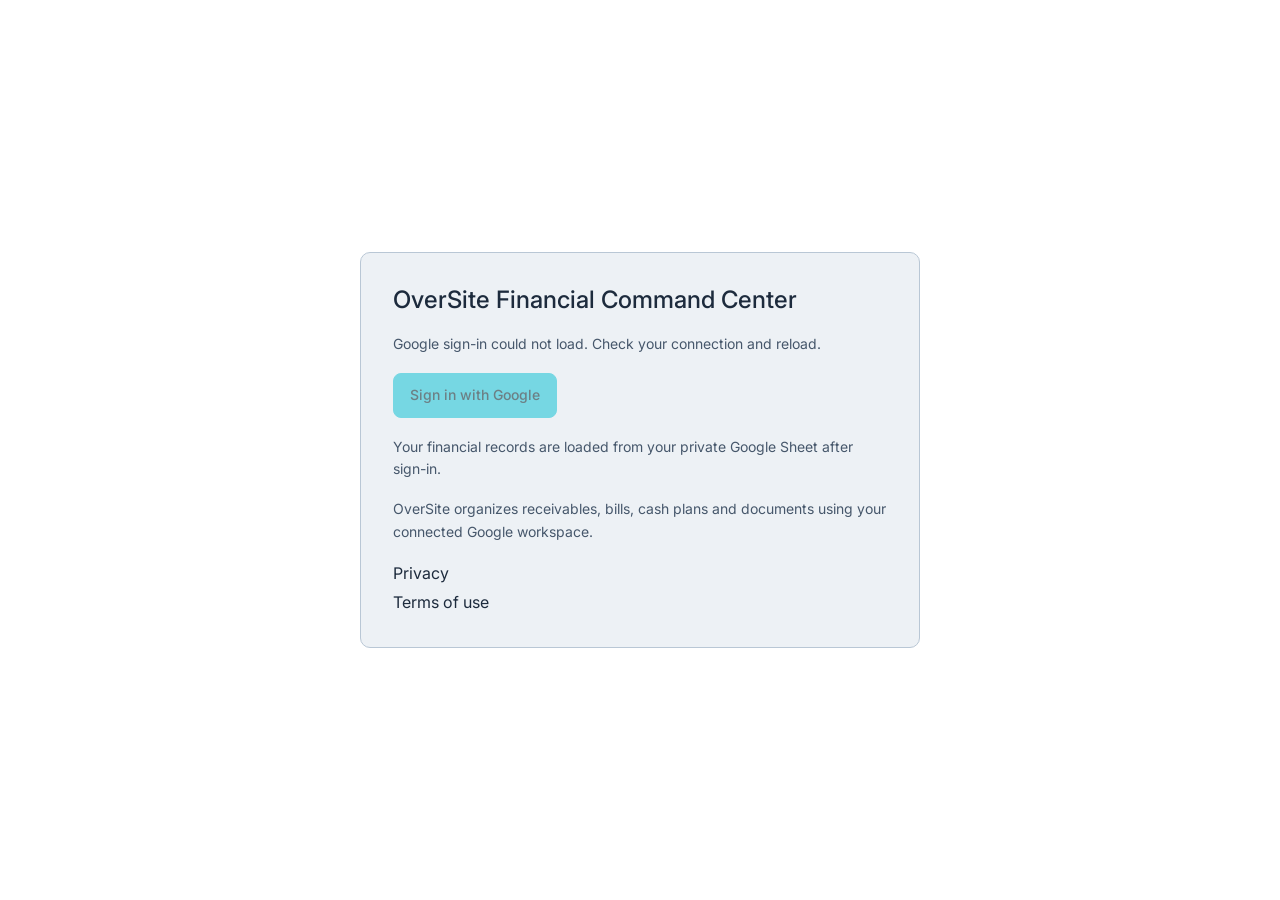
<file: index.html>
<!doctype html>
<html lang="en"><head><meta http-equiv="Content-Security-Policy" content="default-src 'self'; script-src 'self' https://accounts.google.com/gsi/client; style-src 'self' 'unsafe-inline' https://fonts.googleapis.com https://accounts.google.com; font-src 'self' https://fonts.gstatic.com; img-src 'self' data:; connect-src 'self' https://script.googleapis.com https://accounts.google.com https://oauth2.googleapis.com; frame-src https://accounts.google.com; base-uri 'none'; object-src 'none'; form-action 'none'"><meta name="referrer" content="strict-origin-when-cross-origin"><script src="./assets/memory.js?v=53ffc0106b332cb6"></script><link rel="stylesheet" href="./assets/cloud.css?v=53ffc0106b332cb6">
<script src="./assets/startup.js?v=53ffc0106b332cb6"></script>
<meta charset="utf-8"><meta name="viewport" content="width=device-width, initial-scale=1"><meta name="color-scheme" content="light"><title>OverSite — Daily Burn Sheet & Runway</title>
<style>:root{--nav:#101e28;--ink:#172d39;--muted:#73828d;--line:#e4e9ed;--bg:#f5f7f9;--teal:#087d73;--teal-light:#e6f4f0;--orange:#aa660d;--red:#b84649;--shadow:0 3px 10px #162f3c04}*{box-sizing:border-box}body{margin:0;background:var(--bg);color:var(--ink);font:14px/1.5 -apple-system,BlinkMacSystemFont,'Segoe UI',Arial,sans-serif}button,input,select,textarea{font:inherit}button,a,input,select{touch-action:manipulation}button{cursor:pointer}a{color:inherit;text-decoration:none}button:focus-visible,a:focus-visible,input:focus-visible,select:focus-visible{outline:3px solid #44b8ac;outline-offset:3px}.sidebar{width:242px;background:var(--nav);position:fixed;inset:0 auto 0 0;padding:30px 19px 20px;display:flex;flex-direction:column;color:#b6c3cd;z-index:20}.brand{display:flex;align-items:center;gap:12px;color:white;font-size:24px;font-weight:500;letter-spacing:0}.brand small{display:block;font-size:12px;letter-spacing:0;font-weight:500;margin-top:1px;color:#8b9eac}.brand-symbol{width:36px;height:37px;border:2px solid #4db6a2;border-radius:12px;font-size:0;position:relative;display:block;transform:rotate(-8deg)}.brand-symbol:before{content:'';position:absolute;border:2px solid #4db6a2;border-radius:7px;inset:6px}.brand-symbol span{position:absolute;right:-5px;top:9px;width:10px;height:14px;background:var(--nav);border-left:3px solid #6ae0c9}.workspace{margin-top:31px;background:#1a2b36;border:1px solid #293b46;border-radius:9px;display:flex;align-items:center;gap:9px;padding:12px 10px;color:#e9eff4;font-size:12px}.workspace small{display:block;color:#8295a3;font-size:12px}.workspace-icon{background:#2b494d;padding:7px;border-radius:7px;font-size:12px;font-weight:500;color:#ace3d6}.chevron{margin-left:auto;color:#738993}.nav-label{font-size:12px;letter-spacing:0;color:#6e8798;margin:31px 12px 10px;font-weight:500}nav{display:grid;gap:5px}.nav-item{border:0;background:transparent;color:#a6b8c5;text-align:left;border-radius:7px;padding:11px 12px;font-size:13px;display:flex;align-items:center;gap:11px;line-height:1.5}.nav-item svg{width:18px;height:18px;opacity:.8}.nav-item.active{color:#cff9ee;background:#24403e}.nav-item.active svg{color:#80d9c3}.nav-item:hover{background:#1c303c;color:white}.nav-item .tag{margin-left:auto;font-size:12px;background:#ffffff0e;padding:0 5px;border-radius:3px}.sidebar-foot{margin-top:auto;padding:26px 9px 0}.local-indicator{font-size:12px;color:#c2d7cd;display:flex;gap:7px;align-items:center}.local-indicator i{height:6px;width:6px;border-radius:50%;background:#e2b565}.sidebar-foot p{font-size:12px;color:#8298a7;line-height:1.8}.side-button{width:100%;margin-top:12px;color:#bbd0dc;background:transparent;border:1px solid #30434e;border-radius:6px;padding:8px 9px;font-size:12px;text-align:left}.side-button span{float:right}.app-shell{margin-left:242px}header{height:69px;background:white;border-bottom:1px solid var(--line);padding:0 34px;display:flex;align-items:center;justify-content:space-between;gap:12px}.breadcrumb{display:flex;gap:14px;font-size:12px;align-items:center;color:#7d8b95}.breadcrumb b{font-weight:400;color:#c6cfd5}.breadcrumb strong{font-weight:500;color:#334957}.top-actions{display:flex;gap:16px;align-items:center}.avatar{border:0;width:32px;height:32px;background:#ebf1ef;color:var(--teal);border-radius:50%;font-size:12px;font-weight:500}.pill{border-radius:5px;padding:4px 8px;display:inline-flex;align-items:center;white-space:nowrap;font-size:12px;line-height:1.5}.pill.neutral{background:#f0f3f6;color:#677887}.pill.green{background:#e8f5ef;color:#137958}.pill.amber{background:#fcf3e2;color:#99610f}.pill.red{background:#faeeee;color:var(--red)}.pill.blue{background:#eaf1fb;color:#4a6894}.preview-band{padding:9px 34px;background:#faf8ef;border-bottom:1px solid #efe9d5;font-size:12px;color:#8a7751;display:flex;align-items:center;justify-content:space-between;gap:10px}.preview-band b{font-weight:500}.preview-band button{background:none;border:0;color:#927842;font-size:12px;white-space:nowrap}main{max-width:1660px;margin:auto;padding:30px 34px 42px}.page-title{display:flex;align-items:flex-start;justify-content:space-between;margin-bottom:23px;gap:20px}.eyebrow{font-size:12px;color:var(--teal);letter-spacing:0;font-weight:500;margin-bottom:5px;text-transform:none}h1{font-size:27px;letter-spacing:0;font-weight:500;line-height:1.25;margin:0 0 9px}h2{font-size:15px;line-height:1.4;margin:0;font-weight:500;letter-spacing:0}h3{font-size:13px;font-weight:500;margin:0 0 6px}.sub{color:var(--muted);font-size:12px;margin:0}.btn{background:white;border:1px solid #dce4e8;color:#465b68;border-radius:6px;padding:9px 13px;font-size:12px;font-weight:500;display:inline-flex;align-items:center;justify-content:center;gap:7px;white-space:nowrap}.btn svg{height:14px;width:14px}.btn:hover{border-color:#94b1b3;background:#f6fbf9}.btn.primary{color:white;background:var(--teal);border-color:var(--teal)}.btn.primary:hover{background:#066f66}.btn.small{padding:7px 11px;font-size:12px}.btn.danger{color:var(--red);border-color:#ecd1d3}.actions{display:flex;gap:9px;flex-wrap:wrap}.icon-btn{border:0;background:#f3f6f8;border-radius:6px;padding:3px 10px;color:#66808c;font-size:22px}.stats{display:grid;grid-template-columns:repeat(4,minmax(0,1fr));gap:15px;margin-bottom:20px}.stat{background:white;border:1px solid var(--line);border-radius:10px;padding:17px 18px;box-shadow:none;min-width:0}.stat-top{display:flex;justify-content:space-between;font-size:12px;color:#637884;align-items:center;margin-bottom:9px}.stat-top svg{height:17px;width:17px;color:#9aabb4}.stat-value{font-size:29px;font-weight:500;letter-spacing:0;line-height:1.3;white-space:nowrap}.stat-foot{margin-top:9px;color:#8a97a0;font-size:12px}.stat-foot .dot{display:inline-block;width:5px;height:5px;background:#daab57;border-radius:50%;margin-right:6px}.stat-value.negative,.negative{color:var(--red)}.positive{color:var(--teal)}.alert{background:#fff8ed;border:1px solid #f0e1c7;padding:13px 16px;border-radius:8px;margin-bottom:21px;display:flex;gap:12px;align-items:flex-start;color:#82652d;font-size:12px}.alert svg{height:18px;width:18px;flex-shrink:0;margin-top:1px}.alert b{font-weight:500;color:#7a5620}.alert .tail{margin-left:auto;white-space:nowrap;font-size:12px;padding-top:1px}.grid-main{display:grid;grid-template-columns:minmax(0,1fr) 298px;gap:19px;align-items:start}.panel{background:#fff;border:1px solid var(--line);border-radius:10px;box-shadow:none;min-width:0}.panel-head{padding:19px 21px 13px;display:flex;align-items:flex-start;justify-content:space-between;gap:12px}.panel-head .sub{font-size:12px;margin-top:4px}.panel-body{padding:0 21px 20px}.segmented{display:flex;gap:2px;padding:3px;background:#f1f4f6;border-radius:6px}.segmented button{border:0;border-radius:4px;font-size:12px;padding:5px 10px;color:#8796a0;background:transparent}.segmented button.on{background:white;color:#2e5663;box-shadow:none}.chart-key{display:flex;gap:16px;align-items:center;color:#81909c;font-size:12px;padding:0 22px 1px;flex-wrap:wrap}.linekey{display:inline-block;width:15px;border-top:2px solid var(--teal);vertical-align:middle;margin-right:5px}.linekey.dashed{border-color:#8394a3;border-top-style:dashed}.linekey.floor{border-color:#dcaa61;border-top-style:dotted}.chart{padding:4px 12px 0;min-height:235px}.chart svg{width:100%;height:245px;overflow:visible;display:block}.chart-end{display:flex;justify-content:space-between;margin:2px 21px 16px;padding-top:11px;border-top:1px solid #f0f3f5;gap:10px;font-size:12px;color:#8b9aa3}.chart-end strong{font-size:12px;color:#465f6e}.sidepanel h2{font-size:13px}.switch-row{display:flex;align-items:center;justify-content:space-between;padding:12px 0;gap:10px;border-bottom:1px solid #f1f4f6}.switch-row label,.switch-row .switch-text{font-size:12px;color:#415e6b}.switch-row small{display:block;font-size:12px;color:#8d9da7;margin-top:2px}.toggle{position:relative;display:inline-flex;flex-shrink:0;align-items:center}.toggle input{position:absolute;opacity:0;width:100%;height:100%;cursor:pointer;margin:0}.toggle span{width:31px;height:18px;background:#dce5e9;border-radius:30px;pointer-events:none;transition:.2s}.toggle span:before{content:'';position:absolute;left:3px;top:3px;width:12px;height:12px;border-radius:50%;background:white;box-shadow:none;transition:.2s}.toggle input:checked+span{background:var(--teal)}.toggle input:checked+span:before{transform:translateX(13px)}.toggle input:focus-visible+span{outline:3px solid #58b5b0}.control{margin-top:15px}.control .control-label{display:flex;align-items:center;justify-content:space-between;font-size:12px;color:#7f909d}.control .control-label b{font-size:12px;color:#234e5c;font-weight:500}.control input[type=range]{width:100%;accent-color:var(--teal);margin:9px 0 0;height:5px}.form-inline{display:grid;grid-template-columns:1fr 1fr;gap:10px;margin-top:12px}.field label{display:block;font-size:12px;color:#7f909d;margin-bottom:5px}.field input,.field select,.field textarea{width:100%;padding:8px 9px;border:1px solid #dfe7eb;background:white;border-radius:5px;font-size:12px;color:#284755;min-width:0}.control-note{background:#f4f8f7;color:#709084;font-size:12px;padding:10px 11px;border-radius:6px;line-height:1.65;margin-top:16px}.control-note b{color:#476b5b}.lower-grid{display:grid;grid-template-columns:minmax(0,1.15fr) minmax(0,1fr);gap:19px;margin-top:19px}.table-wrap{overflow-x:auto}table{border-collapse:collapse;width:100%;font-size:12px}th{font-weight:500;color:#8b9aa5;font-size:12px;letter-spacing:0;text-transform:none;text-align:left;padding:10px 17px;border-bottom:1px solid #e9eef1;background:#fafcfd;white-space:nowrap}td{border-bottom:1px solid #eef2f4;padding:13px 17px;color:#496271;vertical-align:middle}tr:last-child td{border-bottom:0}td strong{font-weight:500;color:#2a4758}.money{text-align:right;white-space:nowrap;font-variant-numeric:tabular-nums}.datecell{white-space:nowrap}.mini{font-size:12px;color:#96a5ae;display:block;margin-top:2px}.panel-link{font-size:12px;color:var(--teal);font-weight:500;border:0;background:none;padding:0}.vendor-row{display:flex;align-items:center;gap:10px;font-size:12px;padding:11px 21px}.vendor-icon{width:28px;height:28px;background:#eef2f4;border-radius:7px;display:flex;justify-content:center;align-items:center;font-size:12px;color:#68818c;font-weight:500}.vendor-middle{flex:1;min-width:0}.vendor-middle span{font-size:12px;color:#9ba7b0}.vendor-bar{height:4px;background:#f0f3f5;border-radius:3px;margin-top:5px;overflow:hidden}.vendor-bar i{display:block;background:#6b9f9a;height:100%;border-radius:4px}.vendor-balance{font-size:12px;font-weight:500}.section-gap{margin-top:22px}.folders{display:grid;grid-template-columns:repeat(3,minmax(0,1fr));gap:13px}.folder-card{border:1px solid var(--line);border-radius:9px;background:white;padding:17px;display:flex;gap:13px;align-items:flex-start}.folder-card:hover{border-color:#9cbeb8;box-shadow:none}.folder-card svg{width:24px;height:24px;color:#67a99a;margin-top:3px}.folder-card b{font-size:12px;display:block}.folder-card small{display:block;font-size:12px;color:#8a9ba5;margin-top:4px}.folder-card .arrow{margin-left:auto;color:#9aabb5}.main-foot{padding:0 34px 20px;display:flex;justify-content:space-between;font-size:12px;color:#96a4ac}.toolbar{display:flex;gap:12px;padding:16px 20px;align-items:center;justify-content:space-between;flex-wrap:wrap}.search{border:1px solid #dfe7eb;border-radius:6px;padding:9px 12px;min-width:240px;font-size:12px;background:#fbfcfd}.table-full td{padding:11px 15px}.table-full .btn{padding:5px 8px;font-size:12px}.totalbar{display:flex;justify-content:space-between;background:#f7faf9;border-top:1px solid #e0e9e6;padding:14px 20px;font-size:12px;color:#658273}.totalbar b{font-size:15px;color:#28594f}.prose{font-size:12px;color:#708592;line-height:1.8}.prose p{margin:0 0 12px}.prose b{color:#334f5f}.notice{background:#f8fafb;border:1px solid var(--line);border-radius:7px;padding:15px 17px;font-size:12px;color:#718793;line-height:1.7;margin-top:18px}.metrics-row{display:grid;grid-template-columns:repeat(3,1fr);gap:17px;margin:18px 0}.metric{border:1px solid var(--line);padding:18px;border-radius:8px;background:white}.metric label{display:block;font-size:12px;color:#8196a3;margin-bottom:7px}.metric b{font-size:22px}.readiness{display:flex;gap:13px;background:#eef5f2;padding:17px 21px;border-radius:8px;color:#5f7e72;font-size:12px;margin-bottom:22px}.readiness svg{width:20px;height:20px;flex-shrink:0}.readiness strong{color:#325b4e}.review-item{display:flex;gap:15px;padding:17px 0;border-bottom:1px solid var(--line);font-size:12px;line-height:1.7;color:#6d8492}.review-number{border-radius:5px;background:#f9f1e2;color:#947130;min-width:24px;height:23px;text-align:center;font-size:12px;padding-top:3px}.timeline-entry{padding:15px 0;border-bottom:1px solid var(--line);display:flex;gap:16px}.timeline-entry time{color:#93a3ac;font-size:12px;width:135px;flex-shrink:0}.timeline-entry p{margin:0;font-size:12px;color:#456474}.two-col{display:grid;grid-template-columns:1fr 1fr;gap:19px}.text-btn{border:0;background:none;color:var(--teal);font-size:12px;font-weight:500;padding:3px}.empty{padding:38px;color:#849ba8;text-align:center;font-size:12px}dialog{border:1px solid #dfe8e9;border-radius:12px;padding:0;width:520px;max-width:calc(100vw - 30px);color:var(--ink);box-shadow:none}dialog::backdrop{background:#142b4055;backdrop-filter:none}.dialog-head{padding:20px 23px;border-bottom:1px solid var(--line);display:flex;align-items:center;justify-content:space-between}#dialog-body{padding:19px 23px}.dialog-foot{padding:15px 23px;background:#f7fafb;border-top:1px solid var(--line);display:flex;justify-content:flex-end;gap:10px}.form-grid{display:grid;grid-template-columns:1fr 1fr;gap:14px}.form-grid .full{grid-column:1/-1}.form-grid label{font-size:12px}.form-grid input,.form-grid select,.form-grid textarea{font-size:12px}.checklabel{display:flex;gap:9px;align-items:flex-start;font-size:12px;color:#678291}.checklabel input{accent-color:var(--teal);margin-top:3px}#toast{position:fixed;right:25px;bottom:25px;background:#173b38;color:#e6f9f1;border-radius:8px;padding:13px 20px;font-size:12px;box-shadow:none;z-index:100;transform:translateY(120px);opacity:0;transition:.25s;max-width:430px}#toast.show{transform:none;opacity:1}.mobile-menu{display:none;background:none;border:0;padding:0;color:var(--ink)}.chart-tooltip{background:white}.print-only{display:none}
@media(min-width:1500px){.grid-main{grid-template-columns:minmax(0,1fr) 335px}.chart svg{height:275px}.stat-value{font-size:33px}}@media(max-width:1150px){.sidebar{width:212px;padding-left:14px;padding-right:14px}.app-shell{margin-left:212px}main{padding:24px}.grid-main{grid-template-columns:minmax(0,1fr) 266px}.stat{padding:15px 13px}.stat-value{font-size:23px}header,.preview-band{padding-left:24px;padding-right:24px}.top-actions>.pill{display:none}.folders{grid-template-columns:repeat(2,1fr)}}@media(max-width:950px){.grid-main{grid-template-columns:1fr}.lower-grid{grid-template-columns:1fr}.sidepanel .panel-body{display:grid;grid-template-columns:1fr 1fr;column-gap:20px}.sidepanel .control-note{grid-column:1/-1}.sidebar{width:190px}.app-shell{margin-left:190px}.brand{font-size:22px}.brand small{font-size:12px}.workspace{padding:9px}.stats{grid-template-columns:repeat(2,1fr)}.stat-value{font-size:28px}.two-col{grid-template-columns:1fr}}@media(max-width:650px){.sidebar{transform:translateX(-100%);width:235px;transition:.2s}.sidebar.show{transform:none;box-shadow:none}.app-shell{margin:0}.mobile-menu{display:block;margin-right:5px}header{height:58px;padding:0 17px}.breadcrumb{font-size:12px;gap:7px}.top-actions{gap:8px}.top-actions .btn{font-size:12px;padding:7px}.preview-band{padding:8px 17px;font-size:12px}.preview-band button{display:none}main{padding:22px 16px}.page-title{gap:10px}.page-title h1{font-size:24px}.page-title .actions .btn{font-size:12px;padding:8px}.stats{gap:9px}.stat-value{font-size:26px}.stat-foot{font-size:12px}.stat-top{font-size:12px}.alert{font-size:12px}.alert .tail{display:none}.folders{grid-template-columns:1fr 1fr;gap:9px}.folder-card{padding:13px;gap:9px}.folder-card small{font-size:12px}.folder-card svg{width:20px}.folder-card .arrow{display:none}.main-foot{padding:0 16px 20px;display:block;font-size:12px}.main-foot span{display:block}.metrics-row{grid-template-columns:1fr}.sidepanel .panel-body{display:block}.form-grid{grid-template-columns:1fr}.form-grid .full{grid-column:auto}.chart-end{font-size:12px}.chart-end strong{font-size:12px}.search{min-width:160px}.datecell{font-size:12px}}
@media print{.sidebar,header,.preview-band,.btn,.actions,.sidepanel,.toolbar,.main-foot,.text-btn,.panel-link{display:none!important}.app-shell{margin:0}main{padding:0}.panel{break-inside:avoid;border:1px solid #ccc;box-shadow:none}.grid-main,.lower-grid{display:block}.stats{grid-template-columns:repeat(4,1fr)}.panel{margin-bottom:16px}.print-only{display:block}body{background:white}.chart svg{height:230px}.folder-card{break-inside:avoid}.page-title{margin-top:20px}}
.panel-head>svg{width:18px;height:18px;flex-shrink:0;color:#78988c;margin-top:2px}.sidepanel .panel-head{align-items:center}.stat-value{font-variant-numeric:tabular-nums}
/* Daily burn-sheet layer */
.brand-symbol{transform:none;font-size:28px;font-weight:500;line-height:37px;text-align:center;color:#92ead3;background:#183a38;border:0;border-radius:10px;letter-spacing:0}.brand-symbol:before,.brand-symbol span{display:none}.sidebar{width:220px}.app-shell{margin-left:220px}main{max-width:1920px;padding:24px 28px}.runway-top{display:grid;grid-template-columns:1fr 1.12fr repeat(3,1fr);gap:12px;margin-bottom:16px}.run-card{border:1px solid var(--line);border-radius:10px;background:white;padding:16px;text-align:left;min-width:0;color:var(--ink)}button.run-card:hover,button.run-card.selected{border-color:#62ac9f;background:#f1f9f6}.run-card label{display:block;color:#6b828e;font-size:12px;margin-bottom:8px}.run-card b{display:block;font-size:27px;font-weight:500;letter-spacing:0;font-variant-numeric:tabular-nums}.run-card small{display:block;color:#81949e;font-size:12px;margin-top:6px}.run-card.runway{background:#122e32;color:#e6fff6;border-color:#122e32}.run-card.runway label,.run-card.runway small{color:#9abdb9}.run-card.runway b{color:#f6d193}.scenario-strip{display:flex;gap:8px;flex-wrap:wrap;align-items:center;margin-bottom:16px}.scenario-chip{font-size:12px;display:flex;gap:8px;align-items:center;background:white;border:1px solid var(--line);border-radius:6px;padding:8px 11px;cursor:pointer}.scenario-chip input{accent-color:var(--teal)}.scenario-strip .spacer{flex:1}.burn-chart{padding:8px 12px 0}.burn-chart svg{width:100%;height:164px;display:block}.burn-grid{display:grid;grid-template-columns:minmax(0,1fr) 302px;gap:16px;margin-top:16px;align-items:start}.burn-main{min-width:0}.burn-table-scroll{max-height:570px;overflow:auto}.burn-table th{position:sticky;top:0;background:#f8fbfa;z-index:2;padding:12px 11px}.burn-table td{padding:11px;font-size:12px;white-space:nowrap}.burn-table tbody tr.day-row{cursor:pointer}.burn-table tbody tr.day-row:hover td{background:#f0f8f6}.burn-table tr.selected td{background:#eaf5f1}.burn-table tr.low td:first-child{border-left:3px solid #c28830}.burn-table tr.negative-day td:first-child{border-left:3px solid #b84649}.burn-table td strong{font-variant-numeric:tabular-nums}.burn-table td .quiet{color:#a0aeb6}.balance-negative{color:#b84649!important}.balance-ok{color:#087d73!important}.day-detail{position:sticky;top:12px}.day-totals{display:grid;grid-template-columns:1fr 1fr;gap:9px;margin-bottom:13px}.day-totals div{background:#f5f8f8;padding:9px;border-radius:6px}.day-totals label{font-size:12px;color:#7f919b;display:block}.day-totals b{display:block;font-size:14px;margin-top:3px}.event-row{padding:12px 0;border-bottom:1px solid #edf1f3;display:flex;align-items:flex-start;gap:8px}.event-row input[type=checkbox]{accent-color:var(--teal);margin-top:4px}.event-row .event-body{min-width:0;flex:1}.event-row b{font-size:12px;display:block}.event-row small{font-size:12px;color:#8b9da7;display:block;line-height:1.7}.event-row .event-amt{font-size:12px;font-weight:500;white-space:nowrap}.event-row.excluded{opacity:.53}.event-row.excluded b{text-decoration:line-through}.day-help{font-size:12px;line-height:1.7;color:#7b909c;margin-top:14px}.burn-foot{padding:12px 17px;border-top:1px solid var(--line);font-size:12px;color:#77908e;line-height:1.7}.month-nav{display:flex;align-items:center;gap:9px}.month-nav h2{min-width:128px;text-align:center}.month-totals{display:flex;gap:18px;font-size:12px;color:#8499a2;flex-wrap:wrap}.month-totals strong{display:block;font-size:13px;color:#355562;margin-top:3px}.schedule-type{color:#906b2d;background:#faf1df;padding:2px 6px;border-radius:4px;display:inline-block;font-size:12px;margin-top:3px}.range-tabs{display:flex;gap:5px;flex-wrap:wrap}.range-tabs button{border:1px solid var(--line);border-radius:5px;background:white;padding:6px 10px;font-size:12px;color:#607c8c}.range-tabs button.active{background:#e7f4ee;border-color:#90b7ab;color:#176755}.dropzone{margin-top:12px;border:1px dashed #9dbeb5;border-radius:8px;padding:16px 12px;text-align:center;color:#548075;font-size:12px;background:#f6fbf9;cursor:pointer}.dropzone.dragover{border:2px solid #087d73;background:#dff4e9}.intake-grid{display:grid;grid-template-columns:repeat(3,1fr);gap:15px}.intake-card{background:white;border:1px solid var(--line);border-radius:10px;padding:18px}.intake-card h3{font-size:14px}.intake-card p{font-size:12px;color:#8396a2;line-height:1.7;min-height:32px}.intake-card a{font-size:12px;color:var(--teal)}.intake-status{display:flex;align-items:center;gap:12px;background:#f6f9fa;border:1px solid var(--line);padding:14px 17px;border-radius:8px;margin-bottom:16px;font-size:12px;color:#718792}.intake-status b{color:#354f5d}.mini-label{font-size:12px;letter-spacing:0;text-transform:none;color:#94a7b0}.burn-alert{padding:10px 14px;font-size:12px;line-height:1.65}.month-chart-title{padding:15px 20px 0;display:flex;justify-content:space-between;gap:12px}.undo-bar{font-size:12px;color:#8aa09f;padding:0 0 14px}.event-details-actions{display:flex;gap:6px;flex-wrap:wrap;margin-top:10px}.edit-link{font-size:12px;padding:2px 0;border:0;background:none;color:var(--teal);cursor:pointer}.burn-table caption{caption-side:bottom;padding:10px;text-align:left;font-size:12px;color:#8da0ab}.runway-info{font-size:12px;line-height:1.7;color:#748d99}.no-sync{font-size:12px;color:#a17832}.event-disabled{opacity:.55}.delta-strip{font-size:12px;line-height:1.6;background:#edf7f1;padding:9px 14px;border-radius:6px;margin-bottom:14px;color:#486f61}.currency-input{text-align:right}.current-month-note{font-size:12px;color:#8399a4}.status-note{max-width:260px}.intake-table .btn{font-size:12px;padding:5px 9px}
@media(min-width:1500px){.burn-grid{grid-template-columns:minmax(0,1fr) 335px}.run-card b{font-size:31px}.burn-table td{font-size:12px}}
@media(max-width:1170px){.runway-top{grid-template-columns:repeat(3,1fr)}.run-card:first-child,.run-card.runway{grid-column:auto}.burn-grid{grid-template-columns:1fr}.day-detail{position:static}.intake-grid{grid-template-columns:repeat(2,1fr)}}
@media(max-width:950px){.sidebar{width:190px}.app-shell{margin-left:190px}.run-card b{font-size:23px}.month-totals{display:none}}
@media(max-width:650px){.app-shell{margin-left:0}.sidebar{width:235px}main{padding:20px 13px}.runway-top{display:flex;overflow:auto;padding-bottom:7px;scroll-snap-type:x mandatory}.run-card{min-width:164px;scroll-snap-align:start}.run-card b{font-size:24px}.burn-grid{grid-template-columns:1fr}.intake-grid{grid-template-columns:1fr}.scenario-strip .spacer{display:none}.page-title{flex-wrap:wrap}.burn-chart svg{height:150px}.burn-table td{padding:10px}.month-chart-title .sub{font-size:12px}.intake-status{align-items:flex-start;flex-direction:column}}
@media print{.burn-grid{display:block}.runway-top{display:grid;grid-template-columns:repeat(5,1fr)}.run-card{padding:9px}.run-card b{font-size:20px}.burn-table-scroll{max-height:none;overflow:visible}.day-detail,.scenario-strip,.range-tabs,.month-nav button{display:none}.burn-chart svg{height:130px}}
/* v3: explainable monthly cash with distinct daily and strategy views */
.sidebar{width:220px;padding:24px 15px;overflow-y:auto}.app-shell{margin-left:220px}.workspace{margin-top:22px}.nav-label{margin-top:24px}nav{gap:3px}.nav-item{font-size:12px;padding:9px 10px}.brand-symbol{display:flex;align-items:center;justify-content:center;font-size:27px;transform:none;color:#95ead4;background:#183d39;border:0;width:36px;height:38px}.brand-symbol:before,.brand-symbol span{display:none}.brand small{font-size:12px}.sidebar-foot{padding:24px 9px 0}.sidebar-foot p{line-height:1.65}main{max-width:1850px;padding:24px 27px 40px}.page-title{margin-bottom:20px}.page-title h1{font-size:28px}.run-card{padding:16px 14px;min-width:0}.run-card b{font-size:25px;white-space:nowrap;letter-spacing:0}.run-card label{font-size:12px;letter-spacing:0}.run-card small{line-height:1.65;font-size:12px}.runway-top{gap:11px;grid-template-columns:1fr 1fr 1.13fr 1.13fr 1.13fr}.model-context{display:flex;justify-content:space-between;gap:16px;font-size:12px;color:#738995;margin:-5px 0 19px}.scenario-strip{margin-bottom:12px}.scenario-chip{font-size:12px;padding:7px 9px}.delta-strip{display:flex;gap:14px;align-items:center;justify-content:space-between}.delta-strip span{font-variant-numeric:tabular-nums}.month-explanation{border-top:3px solid #559e90}.month-explanation .panel-head{align-items:center}.month-explanation select,.field select{border:1px solid #dfe6ea;border-radius:5px;background:white;padding:7px;color:#466674;font-size:12px}.month-equation{display:grid;grid-template-columns:1fr 22px 1fr 22px 1fr 22px 1fr;align-items:center;gap:12px;padding:8px 22px 20px}.month-equation label{font-size:12px;color:#8095a0;display:block}.month-equation b{font-size:23px;display:block;font-weight:500;letter-spacing:0;margin-top:5px;white-space:nowrap;font-variant-numeric:tabular-nums}.month-equation>span{color:#a0b1b9;font-size:23px}.recon-line{padding:10px 22px;background:#f6faf8;border-top:1px solid #e6efea;border-radius:0 0 9px 9px;display:flex;justify-content:space-between;font-size:12px;color:#60847c}.burn-chart{padding:2px 14px 6px}.burn-chart svg{height:170px}.burn-chart circle{cursor:pointer;transition:r .15s}.burn-chart circle:hover{r:6}.ledger-v3{margin-top:18px}.toolbar input[type=search]{padding:9px 12px;border:1px solid #dfe7eb;background:#fbfcfd;border-radius:5px;font-size:12px;min-width:245px}.bulk-bar{display:flex;align-items:center;gap:16px;padding:9px 20px;background:#f8fbfa;border-top:1px solid #eaf0ed;border-bottom:1px solid #eaf0ed;color:#648076;font-size:12px}.bulk-bar small{margin-left:auto;font-size:12px;color:#8b9f9a}.monthly-ledger{min-width:1000px}.monthly-ledger th{padding:10px 12px}.monthly-ledger td{padding:12px;font-size:12px}.monthly-ledger td:nth-child(3){min-width:170px}.monthly-ledger td:first-child{width:32px}.monthly-ledger .pill{font-size:12px;white-space:normal;max-width:155px;line-height:1.5}.monthly-ledger td.row-actions{min-width:116px}.row-actions .text-btn{display:block;margin-top:5px}.row-date{border:1px solid #e0e9ec;border-radius:5px;background:#fff;color:#355c68;padding:6px;min-width:118px;max-width:126px;font-size:12px}.row-date:hover{border-color:#58a699}.tiny{display:block;font-size:12px;color:#8599a4;margin-top:2px}.allowance-btn{background:#fbf7ee;color:#8d703e;border:1px solid #eee1c8;border-radius:6px;font-size:12px;text-align:left;padding:6px 9px}.allowance-btn small{display:block;font-size:12px;margin-top:2px}.expanded-days{background:#f5f9f7}.expanded-days .btn{margin:4px;display:inline-block;font-size:12px;padding:6px 9px}.expanded-days b{display:block;font-size:12px}.backlog-v3{margin-top:20px}.backlog-v3 summary{display:flex;align-items:center;justify-content:space-between;gap:10px;cursor:pointer;padding:16px 20px;font-size:12px;color:#7e6036;background:#fff9ef;border-radius:9px}.backlog-v3 summary small{display:block;color:#9f8b6c;font-size:12px;margin-top:4px}.backlog-v3 summary>span{white-space:nowrap;font-size:12px}.backlog-v3 table{font-size:12px}.check-summary{display:grid;grid-template-columns:repeat(3,1fr);gap:15px;padding:6px 20px 19px}.check-summary h3{margin:10px 0 4px;font-size:12px}.check-summary p{font-size:12px;line-height:1.7;color:#7c909d}.checks-wide{padding:0;grid-template-columns:repeat(2,1fr)}.checks-wide .panel{padding:20px}.capacity-number{font-size:32px;font-weight:500;color:#195e52}.burn-grid{grid-template-columns:minmax(0,1fr) 350px}.burn-table-scroll{max-height:720px}.burn-table td{font-size:12px}.day-detail{top:12px}.day-totals b{font-size:14px}.day-inline td{background:#f0f8f4;white-space:normal!important}.day-inline td>div{display:flex;align-items:center;gap:15px;padding:7px 2px;font-size:12px;border-bottom:1px solid #e0ece6}.day-inline td>div>span{flex:1}.day-inline small{font-size:12px;color:#869c97}.day-inline b{font-variant-numeric:tabular-nums;font-size:12px}.event-amt{font-size:12px}.event-body .text-btn{font-size:12px;padding-left:0}.red-notice{background:#fff5f3;border-color:#ecd5d2;color:#9a5049}.aging-legend{display:flex;align-items:center;gap:9px;flex-wrap:wrap;margin:14px 0;font-size:12px}.aging-legend label{margin-left:auto;display:flex;gap:8px;align-items:center;color:#6c828c}.aging-legend input{border:1px solid #dce6e9;border-radius:5px;padding:7px;font-size:12px;color:#375b68}.age-chip{display:inline-flex;padding:4px 7px;border-radius:5px;font-size:12px;line-height:1.5;white-space:nowrap}.age-current.age-chip{background:#e7f5ee;color:#257256}.age-soon.age-chip{background:#fff0cd;color:#906414}.age-late.age-chip{background:#fee6e4;color:#b33c39}.age-old.age-chip{background:#fad3d2;color:#a12b2a}.age-critical.age-chip{background:#922e39;color:#fff}.age-unknown.age-chip,.age-paid.age-chip{background:#edf1f4;color:#758d99}.aging-row.age-current td:first-child{border-left:3px solid #83b39c}.aging-row.age-soon td:first-child{border-left:3px solid #dbaa4f}.aging-row.age-late{background:#fff6f4}.aging-row.age-late td:first-child{border-left:4px solid #d36f62}.aging-row.age-old{background:#ffedeb}.aging-row.age-old td:first-child{border-left:4px solid #b53d43}.aging-row.age-critical{background:#fbe4e5}.aging-row.age-critical td:first-child{border-left:4px solid #882b37}.invoice-ledger-v3 td{font-size:12px}.invoice-ledger-v3{min-width:900px}.metric small{display:block;font-size:12px;color:#869da8;margin-top:5px}.edit-preview{margin:15px 0 0;border:1px solid #cee4da;background:#f1f8f3;padding:13px 15px;border-radius:8px;font-size:12px}.edit-preview>div{display:grid;grid-template-columns:repeat(3,1fr);gap:10px;margin-top:8px}.edit-preview strong{display:block;font-size:15px;white-space:nowrap}.edit-preview small{display:block;color:#8a9b94;font-size:12px}.edit-preview p{font-size:12px;margin:9px 0 0;color:#6b847b}.remainder-readout{font-size:17px;color:#3c7363;padding:5px}.form-grid .notice{margin:0}.form-grid p{font-size:12px;margin:0}dialog{width:640px;max-height:90vh}.dialog-head{position:sticky;top:0;background:white;z-index:3}.dialog-foot{position:sticky;bottom:0}.btn:disabled{opacity:.38;cursor:not-allowed}input[type=checkbox]{accent-color:#087d73}.intake-card .dropzone{min-height:90px}.main-foot{font-size:12px}
@media(max-width:1300px){.run-card b{font-size:22px}.runway-top{grid-template-columns:repeat(3,1fr)}.month-equation b{font-size:20px}.burn-grid{grid-template-columns:1fr}.day-detail{position:static}.burn-table-scroll{max-height:650px}.model-context{font-size:12px}.month-explanation .panel-head{flex-wrap:wrap}}
@media(max-width:900px){.sidebar{width:190px}.app-shell{margin-left:190px}main{padding:22px 18px}.check-summary{grid-template-columns:1fr}.month-equation{gap:7px;padding:8px 16px 16px}.month-equation b{font-size:16px}.monthly-ledger{min-width:970px}.recon-line,.model-context,.delta-strip{flex-direction:column;gap:5px}.bulk-bar{gap:9px;flex-wrap:wrap}.bulk-bar small{margin-left:0}.aging-legend label{margin-left:0}.checks-wide{grid-template-columns:1fr}.day-inline td>div{flex-wrap:wrap}}
@media(max-width:650px){.sidebar{width:235px}.app-shell{margin:0}main{padding:18px 12px}.runway-top{display:flex;overflow:auto}.run-card{min-width:187px}.run-card b{font-size:23px}.scenario-chip{font-size:12px}.scenario-strip{gap:5px}.month-equation{grid-template-columns:1fr 20px 1fr;gap:8px}.month-equation>span:nth-child(4){display:none}.month-equation>div:last-child{background:#f4f8f6;padding:7px;border-radius:6px}.month-equation b{font-size:19px}.month-explanation .actions{gap:5px}.month-explanation .panel-head{padding:15px}.month-explanation .actions .btn{padding:7px}.toolbar{gap:9px;padding:12px}.toolbar input[type=search]{min-width:200px;width:100%}.aging-legend{gap:6px}.age-chip{font-size:12px}.form-grid{grid-template-columns:1fr 1fr}.form-grid .full{grid-column:1/-1}.edit-preview strong{font-size:12px}.day-inline small{display:block}.checks-wide{grid-template-columns:1fr}.backlog-v3 summary{align-items:flex-start}.backlog-v3 summary>span{white-space:normal}.page-title .sub{font-size:12px}.metrics-row{grid-template-columns:1fr}.metrics-row .metric{padding:13px}}
@media print{.scenario-strip,.toolbar,.bulk-bar,.row-actions,.aging-legend button,.preview-band,.backlog-v3,.sidebar{display:none!important}.app-shell{margin:0}.monthly-ledger{min-width:0}.monthly-ledger td{font-size:12px;padding:5px}.run-card b{font-size:16px}.runway-top{display:grid;grid-template-columns:repeat(5,1fr)}.month-equation b{font-size:17px}.burn-grid{display:block}.day-inline td{display:table-cell}.burn-table-scroll{max-height:none}.check-summary{grid-template-columns:repeat(3,1fr)}input.row-date{border:0}.model-context span:last-child{display:none}}

.cash-chart-detail summary{padding:13px 20px;cursor:pointer;font-size:12px;font-weight:500;color:#486a74}.cash-chart-detail summary span{float:right;font-size:12px;font-weight:400;color:#859a9f}.cash-chart-detail summary::marker{color:#7ea99b}.cash-chart-detail[open] summary{border-bottom:1px solid #eaf0ed}.nav-item svg{flex-shrink:0}


/* v4 work-page hierarchy */
.work-toolbar-v4{display:flex;align-items:center;justify-content:space-between;gap:12px;color:#7b8d99;font-size:12px;margin:0 0 16px;padding:10px 0;border-bottom:1px solid var(--line)}
.credit-register-v4 .panel-head{padding-bottom:12px}.credit-register-v4 .toolbar{border-top:1px solid var(--line);background:#f9fbfc;padding-top:12px;padding-bottom:12px}.credit-register-v4 select{border:1px solid #dce4e8;padding:8px 10px;border-radius:6px;color:#415e6b;background:white;font-size:12px}.credit-table-v4{min-width:910px}.credit-table-v4 td{padding:13px 14px}.credit-table-v4 th{padding:10px 14px}.credit-table-v4 .pill{white-space:normal;max-width:145px}.credit-table-v4 .mini{line-height:1.45;white-space:normal;max-width:156px}.credit-name-v4{padding:0;border:0;background:transparent;color:#254a59;font-weight:500;font-size:12px;text-align:left}.credit-name-v4:hover{color:var(--teal);text-decoration:underline}.credit-row-v4.is-open{background:#f2f9f6}.credit-unknown-v4{color:#83969f;font-size:12px}.credit-register-note{padding:12px 20px;background:#f8fafb;border-top:1px solid var(--line);font-size:12px;color:#708590;border-radius:0 0 10px 10px}.credit-expanded-v4>td{padding:0!important}.credit-detail-v4{padding:19px 22px;background:#f7faf9;border-top:1px solid #d9e9e2}.credit-detail-head{display:flex;gap:12px;align-items:flex-start;justify-content:space-between;margin-bottom:12px}.credit-details-grid{display:grid;grid-template-columns:repeat(3,minmax(0,1fr));gap:15px 20px;margin:15px 0}.credit-details-grid dt{font-size:12px;text-transform:none;letter-spacing:0;color:#8b9ca4;margin-bottom:5px}.credit-details-grid dd{font-size:12px;line-height:1.6;color:#405e6b;margin:0;overflow-wrap:anywhere}.credit-detail-source{font-size:12px;color:#7b8f99;padding-top:10px;border-top:1px solid #e1ebe7;line-height:1.7}.credit-intake-v4 .dropzone{margin:0 20px 15px;padding:20px;min-height:70px}.credit-profile-v4 summary{padding:17px 21px;cursor:pointer;font-weight:500;font-size:12px;color:#456574}.credit-profile-v4 .panel-body{padding-top:8px}#credit-editor-v4{width:720px}#credit-dialog-body{padding:20px 24px;max-height:66vh;overflow-y:auto}#credit-dialog-error{padding:0 24px;color:var(--red);font-size:12px}#credit-editor-v4 .checklabel{padding:6px 0}#credit-link-select{display:block;width:100%;padding:10px;margin:8px 0 15px;border:1px solid var(--line);border-radius:6px}
@media(max-width:950px){.credit-details-grid{grid-template-columns:repeat(2,minmax(0,1fr))}.credit-detail-head{display:block}.credit-detail-head .actions{margin-top:12px}}
@media(max-width:650px){.work-toolbar-v4{align-items:flex-start;flex-direction:column}.credit-details-grid{grid-template-columns:1fr}.credit-register-v4 .panel-head{padding:16px}.credit-register-v4 .toolbar{padding:12px 16px}.credit-intake-v4 .dropzone{margin:0 14px 14px}#credit-dialog-body{padding:16px}}

/* v5: line-item cash worksheet, inspired by the supplied SensorOps workbook. */
.matrix-intro{background:#edf5f2;border:1px solid #d6e5df;padding:12px 16px;border-radius:8px;color:#4a6a60;font-size:12px;line-height:1.7;margin-bottom:16px}.matrix-intro b{color:#254d42}
.matrix-controls{display:flex;gap:10px;flex-wrap:wrap;align-items:center;padding:13px 16px;background:white;border:1px solid var(--line);border-radius:9px 9px 0 0}.matrix-mode{display:flex;border:1px solid #d7e3e0;border-radius:6px;overflow:hidden}.matrix-mode button{border:0;padding:7px 13px;background:white;color:#667f88;font-size:12px}.matrix-mode button.active{background:#0a776c;color:white}.matrix-controls select,.matrix-controls input{border:1px solid #dce5e9;background:white;padding:7px 9px;border-radius:5px;font-size:12px;color:#3e606e}.matrix-controls input{width:180px}.matrix-controls label{font-size:12px;color:#72848d;display:flex;align-items:center;gap:6px}.matrix-controls .push{flex:1}.matrix-legend{display:flex;gap:13px;flex-wrap:wrap;background:#fff;padding:9px 16px;border-left:1px solid var(--line);border-right:1px solid var(--line);font-size:12px;color:#6d838d}.matrix-legend i{display:inline-block;width:9px;height:9px;border-radius:2px;margin-right:4px;background:#e9f3ee}.matrix-legend i.allow{background:#fff0d2}.matrix-legend i.off{background:#e5eaf0}
.burn-matrix-wrap{border:1px solid #dbe4e8;overflow:auto;max-height:73vh;background:white;position:relative;scrollbar-gutter:stable}.burn-matrix{width:max-content;min-width:100%;border-collapse:separate;border-spacing:0;table-layout:fixed;font-size:12px}.burn-matrix th,.burn-matrix td{border-bottom:1px solid #e6ecef;border-right:1px solid #e8edef;padding:0;vertical-align:middle;height:36px}.burn-matrix thead th{position:sticky;top:0;z-index:8;background:#183f48;color:white;text-transform:none;letter-spacing:0;font-size:12px;height:46px;min-width:125px;width:125px;max-width:125px;text-align:right}.burn-matrix thead th small{display:block;color:#b4ccd0;font-size:12px;font-weight:400}.burn-matrix .m-label{position:sticky;left:0;min-width:285px;width:285px;max-width:285px;z-index:5;background:#fff;text-align:left;border-right:2px solid #c7d9d8}.burn-matrix thead .m-label{z-index:12;background:#183f48;padding:8px 12px}.burn-matrix th.m-right{min-width:132px;width:132px;max-width:132px;background:#2b4854}.burn-matrix .m-value{min-width:125px;width:125px;max-width:125px;text-align:right;font-variant-numeric:tabular-nums;background:white}.burn-matrix .m-right{min-width:132px;width:132px;max-width:132px;text-align:right;color:#8c621e;padding:6px 10px;background:#fffaf0;font-size:12px}.burn-matrix .m-cell{display:block;width:100%;padding:8px 10px;border:0;min-height:36px;background:transparent;color:#314f62;font-size:12px;font-variant-numeric:tabular-nums;text-align:right;border-radius:0}.burn-matrix .m-cell:hover{background:#e6f1ff;box-shadow:none}.burn-matrix .m-cell:focus-visible{outline:2px solid #178376;outline-offset:-2px}.burn-matrix .m-cell.in{color:#097260}.burn-matrix .m-cell.negative{color:#aa323b}.burn-matrix .m-cell.zero{color:#bac6cc}.burn-matrix .m-cell.has-allowance{background:#fffaf1;text-decoration:underline dotted #c5a266;text-underline-offset:4px}.burn-matrix .m-cell.has-off small{display:block;color:#8b9399;text-decoration:line-through;font-size:12px}.burn-matrix .m-label-inner{display:flex;align-items:center;gap:8px;padding:8px 10px}.burn-matrix .m-label-inner input{accent-color:#087d73;margin:0;flex-shrink:0}.burn-matrix .m-name{border:0;background:none;text-align:left;color:#35515e;font-size:12px;line-height:1.35;padding:0;min-width:0;overflow-wrap:anywhere}.burn-matrix .m-name:hover{color:#087d73;text-decoration:underline}.burn-matrix .m-name small{display:block;font-size:12px;color:#8096a1;margin-top:3px}.burn-matrix .m-name .late{color:#b83943}.burn-matrix .m-summary td{background:#f4f7f9;font-weight:500}.burn-matrix .m-summary .m-label{background:#f4f7f9;padding:8px 12px;font-size:12px;color:#304f59}.burn-matrix .m-summary .m-cell{font-weight:500}.burn-matrix .m-ending td,.burn-matrix .m-ending .m-label{background:#dceee5;border-bottom:2px solid #a8cbbc;color:#224f41}.burn-matrix .m-ending .m-cell{font-weight:500;font-size:12px}.burn-matrix .m-summary .m-value.is-negative{background:#fdebee}.burn-matrix .m-summary .m-value.is-low{background:#fff3de}.burn-matrix .m-runway td,.burn-matrix .m-runway .m-label{background:#eef4f1}.burn-matrix .m-runway .m-cell{font-size:12px}.burn-matrix .m-section td,.burn-matrix .m-section .m-label{background:#e8eff6;color:#32556b;border-bottom:1px solid #cddce6;font-weight:500}.burn-matrix .m-section .m-label{padding:9px 10px;font-size:12px;letter-spacing:0}.burn-matrix .m-section .m-cell{font-weight:500;font-size:12px;color:inherit}.burn-matrix .m-section.otherin td,.burn-matrix .m-section.otherin .m-label{background:#f5e8e1;color:#84543e}.burn-matrix .m-section.ap td,.burn-matrix .m-section.ap .m-label{background:#f8ecd6;color:#7e5a2f}.burn-matrix .m-section.labor td,.burn-matrix .m-section.labor .m-label{background:#f5dfe0;color:#774953}.burn-matrix .m-section.fixed td,.burn-matrix .m-section.fixed .m-label{background:#e5eade;color:#536843}.burn-matrix .m-section.finance td,.burn-matrix .m-section.finance .m-label{background:#eae4f2;color:#67587e}.burn-matrix .m-section.unknown td,.burn-matrix .m-section.unknown .m-label{background:#fff3d8;color:#8e6c2b}.burn-matrix .m-section button.m-collapse{border:0;background:none;color:inherit;padding:0;font:inherit;letter-spacing:0;text-align:left;font-weight:500}.burn-matrix .m-subtotal td,.burn-matrix .m-subtotal .m-label{background:#f7f9fa;font-weight:500;color:#536977}.burn-matrix .m-subtotal .m-label{padding:7px 12px}.burn-matrix .m-subtotal .m-cell{font-weight:500}.burn-matrix .m-disabled .m-name{color:#89979f}.burn-matrix .m-disabled .m-label-inner{opacity:.8}.burn-matrix .m-budget{font-size:12px;color:#788c98;white-space:nowrap;margin-left:auto}.matrix-footnote{padding:10px 14px;color:#69808b;font-size:12px;line-height:1.7;border:1px solid var(--line);border-top:0;border-radius:0 0 8px 8px;background:white}.matrix-audit{display:flex;gap:15px;flex-wrap:wrap;padding:11px 0;color:#517469;font-size:12px}.matrix-audit .bad{color:#b02f3c}.matrix-filter-note{background:#fff8df;border:1px solid #efdeb4;padding:10px 14px;font-size:12px;color:#8b6b28;margin:10px 0}.matrix-section-actions{display:flex;gap:10px;align-items:center;font-size:12px;margin-bottom:16px}.matrix-explain{display:grid;grid-template-columns:1fr 1fr;gap:18px;margin-top:18px}.matrix-explain .panel-body{padding-top:16px;font-size:12px;color:#697f8b;line-height:1.75}.matrix-explain h3{color:#355361}.matrix-explain p{margin:7px 0}.matrix-notes{font-size:12px;color:#76909b;line-height:1.6;margin-top:9px}
#matrix-detail-v5{width:850px;max-width:calc(100vw - 24px)}#matrix-body-v5{padding:18px 22px;max-height:65vh;overflow:auto}.matrix-cell-context{background:#f2f7f6;border:1px solid #dce9e3;padding:12px;border-radius:6px;font-size:12px;color:#517064;line-height:1.7;margin-bottom:14px}.matrix-occurrence-list{width:100%;font-size:12px}.matrix-occurrence-list td{padding:10px}.matrix-occurrence-list .m-note{font-size:12px;line-height:1.6;color:#7b8f99}.matrix-detail-kpis{display:flex;gap:22px;margin-bottom:17px}.matrix-detail-kpis label{display:block;font-size:12px;color:#7a8c97}.matrix-detail-kpis b{font-size:20px}.matrix-detail-hint{font-size:12px;color:#7f6b47;background:#fff9e9;padding:10px;border-radius:5px;margin-top:13px}.matrix-row-actions{display:flex;gap:7px;flex-wrap:wrap;margin-bottom:15px}
@media(min-width:1600px){body[data-page=overview] main{max-width:none}.burn-matrix .m-value,.burn-matrix thead th{min-width:140px;width:140px;max-width:140px}}
@media(max-width:750px){.burn-matrix .m-label{width:204px;min-width:204px;max-width:204px}.burn-matrix-wrap{max-height:70vh}.matrix-controls .push{display:none}.matrix-explain{grid-template-columns:1fr}.matrix-controls input{width:150px}.matrix-detail-kpis b{font-size:16px}.m-budget{display:none}}
@media print{.matrix-controls,.matrix-legend,.matrix-footnote,.matrix-section-actions,.matrix-explain{display:none}.burn-matrix-wrap{max-height:none;overflow:visible}.burn-matrix{font-size:12px;min-width:0;width:100%;table-layout:auto}.burn-matrix th,.burn-matrix td,.burn-matrix .m-value,.burn-matrix .m-label{position:static!important;min-width:0!important;max-width:none!important;width:auto!important;height:auto}.burn-matrix .m-cell{font-size:12px;padding:3px}.burn-matrix .m-name,.burn-matrix .m-name small{font-size:12px}.burn-matrix .m-label-inner{padding:3px}.burn-matrix input,.burn-matrix .m-right{display:none}.burn-matrix thead{display:table-header-group}}

</style>
<style id="home-focus-fix">
body[data-page="forecast"] .runway-top{display:grid;grid-template-columns:1fr 1fr 1.15fr 1.15fr 1.15fr;gap:12px;margin:0 0 16px;overflow:visible}
body[data-page="forecast"] .run-card{min-height:146px;min-width:0;padding:18px 15px;border-radius:10px;box-shadow:none}
body[data-page="forecast"] .run-card b{font-size:clamp(21px,2vw,29px);line-height:1.3}
body[data-page="forecast"] .run-card label{font-size:12px;line-height:1.5;letter-spacing:0}
body[data-page="forecast"] .run-card small{font-size:12px;line-height:1.6}
.home-quick-actions{display:flex;align-items:center;gap:10px;flex-wrap:wrap;margin-bottom:14px}
.home-case-note{font-size:12px;color:#71828f}.home-quick-actions .spacer{flex:1}
.home-alert{display:flex;align-items:center;gap:12px;flex-wrap:wrap;border-left:3px solid #b78839;background:#fff8ec;border-radius:5px;padding:11px 14px;font-size:12px;margin:0 0 12px;color:#805e29}
.home-alert b{color:#805e29}.home-alert span{flex:1}
.home-settings{border:1px solid var(--line);border-radius:7px;background:#fff;margin-bottom:18px}
.home-settings>summary{cursor:pointer;padding:11px 15px;font-size:12px;color:#54717b}
.home-settings[open] .scenario-strip{padding:5px 15px 0}.home-settings[open] .model-context{padding:0 15px}
.nav-more{margin-top:10px;border-top:1px solid #33444d;padding-top:10px}.nav-more>summary{font-size:12px;color:#9db1bd;cursor:pointer;padding:9px 10px}.nav-more .nav-item{width:100%;margin-top:3px}
header .home-always{border:1px solid #d5e4df;border-radius:6px;background:#edf7f3;color:#236b5e;padding:7px 11px;font-size:12px;cursor:pointer}
@media(min-width:1101px){body[data-page="forecast"] main{padding-top:22px}body[data-page="forecast"] .page-title{margin-bottom:16px}}
@media(max-width:1100px){body[data-page="forecast"] .runway-top{grid-template-columns:repeat(6,minmax(0,1fr))}body[data-page="forecast"] .run-card:nth-child(-n+2){grid-column:span 3}body[data-page="forecast"] .run-card:nth-child(n+3){grid-column:span 2}body[data-page="forecast"] .run-card{min-height:123px}}
@media(max-width:650px){body[data-page="forecast"] .runway-top{grid-template-columns:repeat(2,minmax(0,1fr));gap:9px}body[data-page="forecast"] .run-card:nth-child(-n+2){grid-column:span 1}body[data-page="forecast"] .run-card:nth-child(n+3){grid-column:span 2;min-height:95px;display:grid;grid-template-columns:1fr 1fr;column-gap:8px;align-items:center}body[data-page="forecast"] .run-card:nth-child(n+3) small{grid-column:1/-1;margin-top:1px}body[data-page="forecast"] .run-card{padding:13px 12px}body[data-page="forecast"] .run-card:nth-child(n+3) b{text-align:right;font-size:24px}.home-case-note{width:100%;order:2}.home-alert .text-btn{padding:0}.home-always{font-size:12px!important}.breadcrumb>span{display:none}}
</style>
<link rel="stylesheet" href="./assets/light-theme.css?v=53ffc0106b332cb6">
</head>
<body class="cloud-loading" data-static-mode="true"><div id="cloud-wait">Connecting to your private Google ledger…</div>
<aside class="sidebar">
 <a class="brand" href="#overview"><span class="brand-symbol" aria-label="Dollar sign">$</span><span>OverSite<small>Financial command center</small></span></a>
 <div class="nav-label">Workspace</div><nav id="nav"></nav>
 <div class="sidebar-foot"><div class="local-indicator"><i></i> Google connection pending</div><p>Shared working records in Google Sheets.<br>Private what-ifs require Apply to share.</p><button class="side-button" data-action="navigate" data-page="files">Open shared folders <span>↗</span></button></div>
</aside>
<div class="app-shell">
 <header><div class="breadcrumb"><button class="mobile-menu" aria-label="Toggle menu" data-action="menu">☰</button><span>Command Center</span><b>/</b><strong id="bread-current">Overview</strong></div><div class="top-actions"><span class="pill neutral">Working snapshot · Oct 13, 2026</span><button class="btn small" data-action="export">Export backup ↓</button><button class="avatar" data-action="navigate" data-page="files" title="Sharing and workspace access">OS</button></div></header>
 <div class="preview-band"><span>Planning system · No live bank feed or automatic payments.</span><button data-action="navigate" data-page="review">Review assumptions →</button></div>
 <main id="main"></main>
 <footer class="main-foot"><span>OverSite Financial Command Center</span><span>Planning estimates, not payment instructions · Values in USD</span></footer>
</div>
<dialog id="editor"><form id="edit-form" method="dialog"><div class="dialog-head"><h2 id="dialog-title">Edit</h2><button type="button" class="icon-btn" data-action="close-modal" aria-label="Close">×</button></div><div id="dialog-body"></div><div class="dialog-foot"><button type="button" class="btn" data-action="close-modal">Cancel</button><button type="submit" class="btn primary">Save changes</button></div></form></dialog>
<input type="file" id="import-input" accept="application/json,.json" hidden><div id="toast" role="status" aria-live="polite"></div>
<script id="seed" type="application/json">{}</script>



<script src="./assets/static-config.js?v=53ffc0106b332cb6"></script><script src="./assets/script-transport.js?v=53ffc0106b332cb6"></script><script src="./assets/static-client.js?v=53ffc0106b332cb6"></script></body></html>
</file>
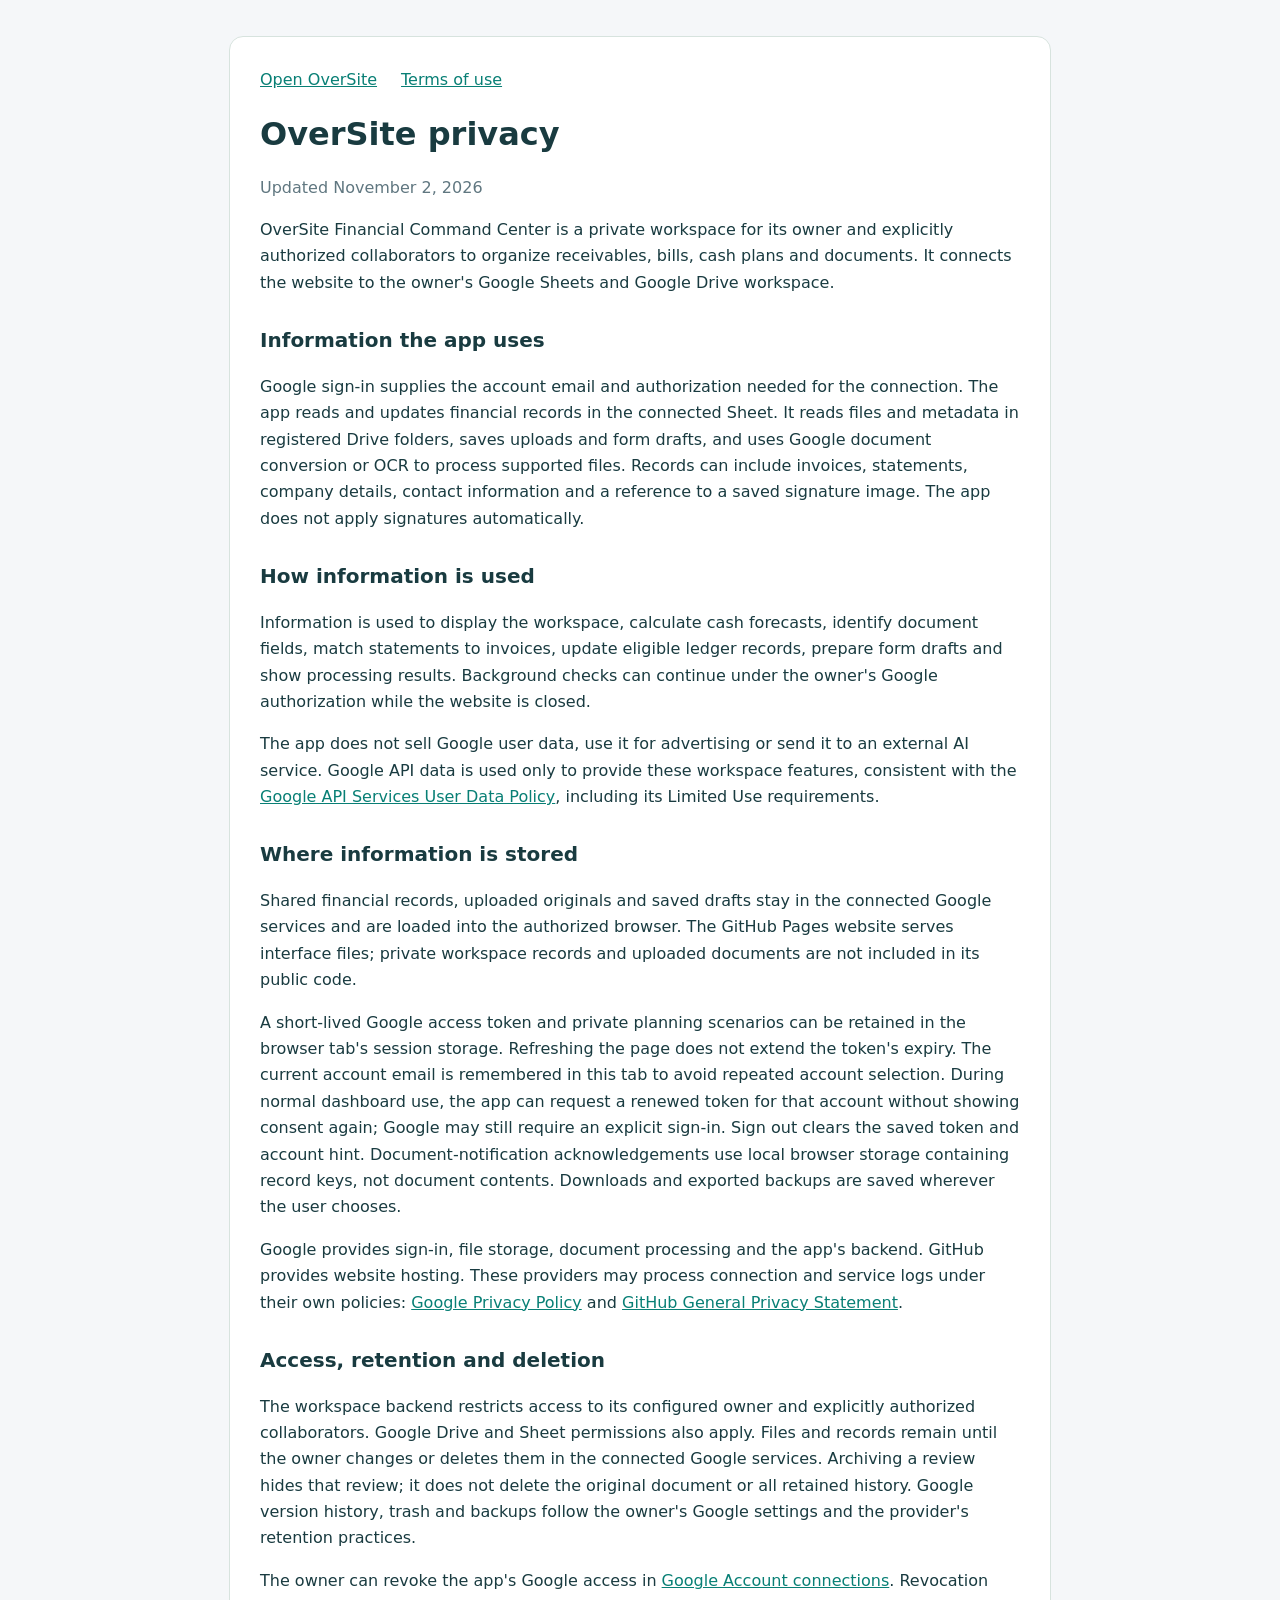
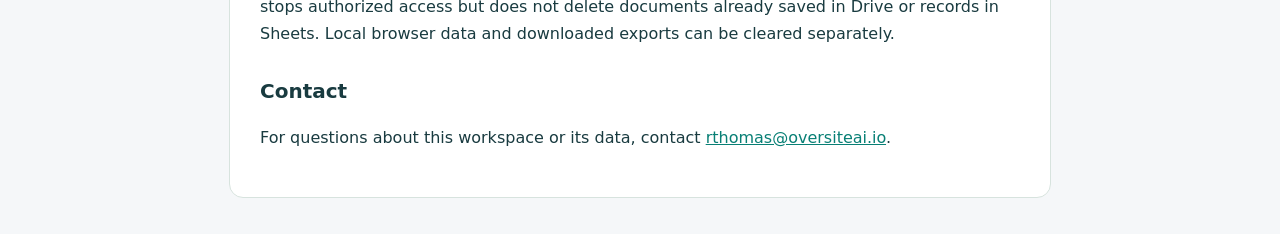
<file: privacy.html>
<!doctype html>
<html lang="en"><head><meta charset="utf-8"><meta name="viewport" content="width=device-width,initial-scale=1"><meta name="referrer" content="strict-origin-when-cross-origin"><meta http-equiv="Content-Security-Policy" content="default-src 'none'; style-src 'unsafe-inline'; base-uri 'none'; form-action 'none'"><title>OverSite privacy</title><style>body{margin:0;background:#f5f7f9;color:#193b40;font:16px/1.65 system-ui,sans-serif}main{max-width:760px;margin:36px auto;padding:30px;background:#fff;border:1px solid #d7e3de;border-radius:14px}h1{line-height:1.2}h2{font-size:20px;margin-top:28px}a{color:#087f75}nav{display:flex;gap:24px;flex-wrap:wrap}.date{color:#607780}@media(max-width:600px){main{margin:12px;padding:22px}}</style></head>
<body><main><nav><a href="./">Open OverSite</a><a href="./terms.html">Terms of use</a></nav><h1>OverSite privacy</h1><p class="date">Updated November 2, 2026</p>
<p>OverSite Financial Command Center is a private workspace for its owner and explicitly authorized collaborators to organize receivables, bills, cash plans and documents. It connects the website to the owner's Google Sheets and Google Drive workspace.</p>
<h2>Information the app uses</h2><p>Google sign-in supplies the account email and authorization needed for the connection. The app reads and updates financial records in the connected Sheet. It reads files and metadata in registered Drive folders, saves uploads and form drafts, and uses Google document conversion or OCR to process supported files. Records can include invoices, statements, company details, contact information and a reference to a saved signature image. The app does not apply signatures automatically.</p>
<h2>How information is used</h2><p>Information is used to display the workspace, calculate cash forecasts, identify document fields, match statements to invoices, update eligible ledger records, prepare form drafts and show processing results. Background checks can continue under the owner's Google authorization while the website is closed.</p><p>The app does not sell Google user data, use it for advertising or send it to an external AI service. Google API data is used only to provide these workspace features, consistent with the <a href="https://developers.google.com/terms/api-services-user-data-policy">Google API Services User Data Policy</a>, including its Limited Use requirements.</p>
<h2>Where information is stored</h2><p>Shared financial records, uploaded originals and saved drafts stay in the connected Google services and are loaded into the authorized browser. The GitHub Pages website serves interface files; private workspace records and uploaded documents are not included in its public code.</p><p>A short-lived Google access token and private planning scenarios can be retained in the browser tab's session storage. Refreshing the page does not extend the token's expiry. The current account email is remembered in this tab to avoid repeated account selection. During normal dashboard use, the app can request a renewed token for that account without showing consent again; Google may still require an explicit sign-in. Sign out clears the saved token and account hint. Document-notification acknowledgements use local browser storage containing record keys, not document contents. Downloads and exported backups are saved wherever the user chooses.</p><p>Google provides sign-in, file storage, document processing and the app's backend. GitHub provides website hosting. These providers may process connection and service logs under their own policies: <a href="https://policies.google.com/privacy">Google Privacy Policy</a> and <a href="https://docs.github.com/en/site-policy/privacy-policies/github-general-privacy-statement">GitHub General Privacy Statement</a>.</p>
<h2>Access, retention and deletion</h2><p>The workspace backend restricts access to its configured owner and explicitly authorized collaborators. Google Drive and Sheet permissions also apply. Files and records remain until the owner changes or deletes them in the connected Google services. Archiving a review hides that review; it does not delete the original document or all retained history. Google version history, trash and backups follow the owner's Google settings and the provider's retention practices.</p><p>The owner can revoke the app's Google access in <a href="https://myaccount.google.com/connections">Google Account connections</a>. Revocation stops authorized access but does not delete documents already saved in Drive or records in Sheets. Local browser data and downloaded exports can be cleared separately.</p>
<h2>Contact</h2><p>For questions about this workspace or its data, contact <a href="mailto:rthomas@oversiteai.io">rthomas@oversiteai.io</a>.</p></main></body></html>
</file>
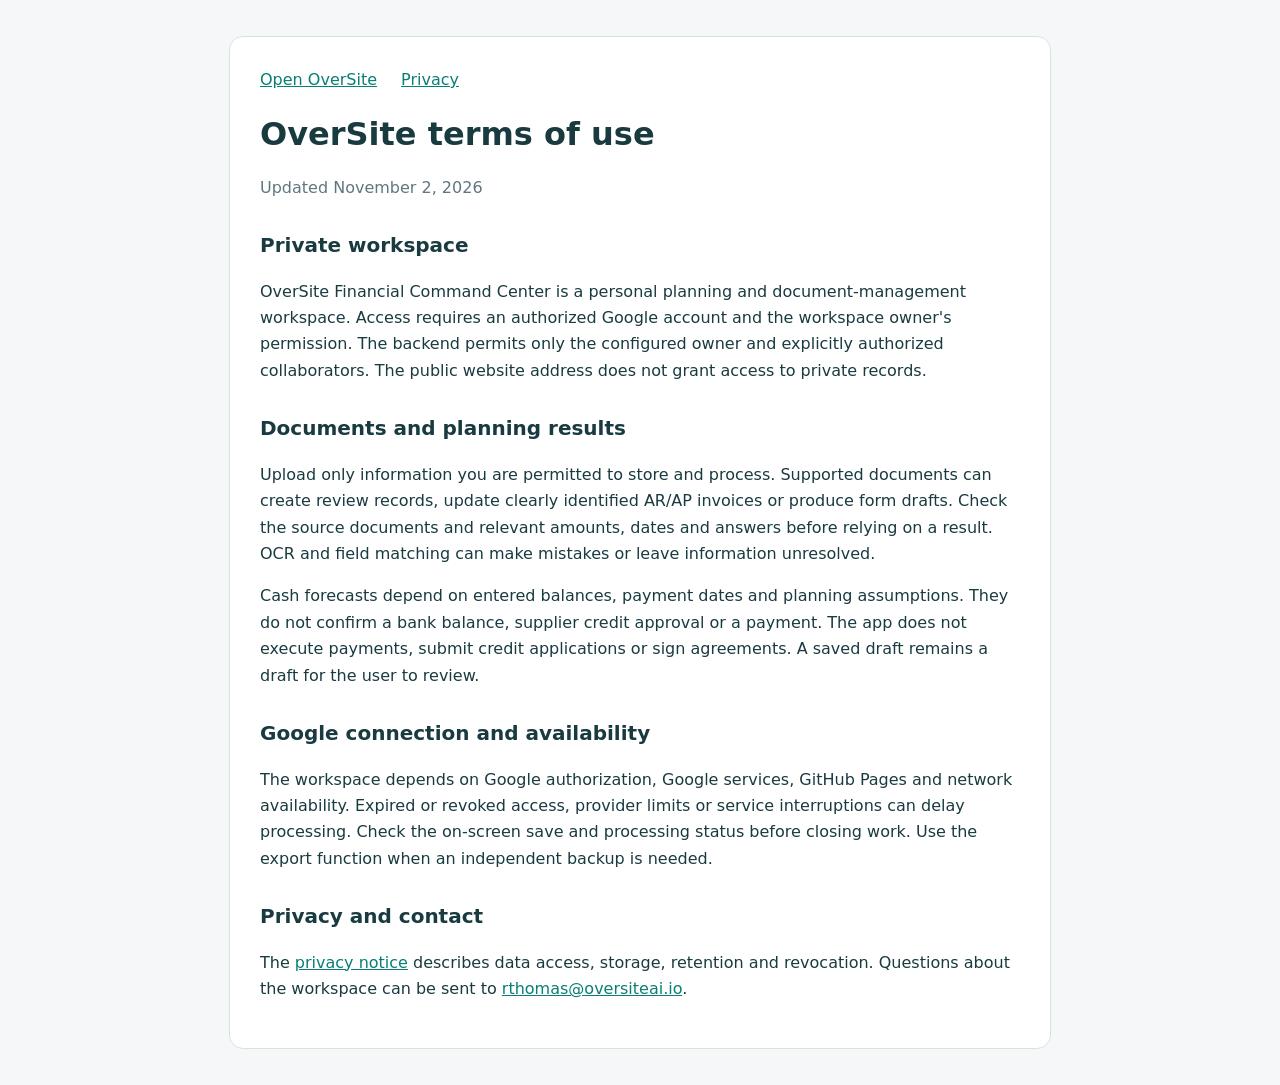
<file: terms.html>
<!doctype html>
<html lang="en"><head><meta charset="utf-8"><meta name="viewport" content="width=device-width,initial-scale=1"><meta name="referrer" content="strict-origin-when-cross-origin"><meta http-equiv="Content-Security-Policy" content="default-src 'none'; style-src 'unsafe-inline'; base-uri 'none'; form-action 'none'"><title>OverSite terms of use</title><style>body{margin:0;background:#f5f7f9;color:#193b40;font:16px/1.65 system-ui,sans-serif}main{max-width:760px;margin:36px auto;padding:30px;background:#fff;border:1px solid #d7e3de;border-radius:14px}h1{line-height:1.2}h2{font-size:20px;margin-top:28px}a{color:#087f75}nav{display:flex;gap:24px;flex-wrap:wrap}.date{color:#607780}@media(max-width:600px){main{margin:12px;padding:22px}}</style></head>
<body><main><nav><a href="./">Open OverSite</a><a href="./privacy.html">Privacy</a></nav><h1>OverSite terms of use</h1><p class="date">Updated November 2, 2026</p>
<h2>Private workspace</h2><p>OverSite Financial Command Center is a personal planning and document-management workspace. Access requires an authorized Google account and the workspace owner's permission. The backend permits only the configured owner and explicitly authorized collaborators. The public website address does not grant access to private records.</p>
<h2>Documents and planning results</h2><p>Upload only information you are permitted to store and process. Supported documents can create review records, update clearly identified AR/AP invoices or produce form drafts. Check the source documents and relevant amounts, dates and answers before relying on a result. OCR and field matching can make mistakes or leave information unresolved.</p><p>Cash forecasts depend on entered balances, payment dates and planning assumptions. They do not confirm a bank balance, supplier credit approval or a payment. The app does not execute payments, submit credit applications or sign agreements. A saved draft remains a draft for the user to review.</p>
<h2>Google connection and availability</h2><p>The workspace depends on Google authorization, Google services, GitHub Pages and network availability. Expired or revoked access, provider limits or service interruptions can delay processing. Check the on-screen save and processing status before closing work. Use the export function when an independent backup is needed.</p>
<h2>Privacy and contact</h2><p>The <a href="./privacy.html">privacy notice</a> describes data access, storage, retention and revocation. Questions about the workspace can be sent to <a href="mailto:rthomas@oversiteai.io">rthomas@oversiteai.io</a>.</p></main></body></html>
</file>
<file: assets/cloud.css>
.cloud-bar{display:flex;align-items:center;gap:10px;padding:10px 30px;border-bottom:1px solid #cfdedb;background:#eaf5f2;color:#1e554b;font:12px/1.5 Arial;flex-wrap:wrap}.cloud-bar.error{background:#fff0eb;color:#9f3828}.cloud-bar.draft{background:#fff9e7;color:#806118}.cloud-bar strong{margin-right:auto}.cloud-bar button{font:11px Arial;border:1px solid #aacac1;background:white;border-radius:5px;padding:7px 10px;cursor:pointer}.cloud-meta{font-size:12px;color:#78928a}.cloud-inbox td{font-size:12px}.cloud-empty{padding:18px;color:#6c8490}.cloud-wrap{overflow-x:auto}.cloud-status-dot{font-size:16px}.cloud-setup-note{border:1px solid #d7e3de;padding:14px;border-radius:8px;background:#f6faf8;margin-top:15px;font-size:12px}

body.cloud-loading #main{visibility:hidden}body:has(#cloud-wait) #main{visibility:hidden}#cloud-wait{position:fixed;inset:0;background:#f5f7f9;z-index:9000;display:grid;place-items:center;font:16px Arial;color:#173b38}.migration-preview{padding:12px;background:#fff3cd;color:#563c00;text-align:center;font:14px Arial}
.google-signin{max-width:620px;margin:24px;padding:36px;border:1px solid #d7e3de;border-radius:16px;background:white;box-shadow:none;line-height:1.6}.google-signin h1{font-size:26px;line-height:1.2}.google-signin p{margin:18px 0}.google-signin .btn{font-size:15px;padding:12px 20px}.google-signin .btn:disabled{opacity:.55;cursor:default}.google-reconnect{position:sticky;top:0;z-index:9500;padding:12px 24px;background:#fff3cd;color:#563c00;font:14px Arial}.google-reconnect[hidden]{display:none}.google-reconnect button{margin-left:16px}
</file>
<file: assets/light-theme.css>
/* C3 guide, adapted for a white workspace. Shared by live and sample views. */
@font-face{font-family:Inter;src:url('./inter.ttf') format('truetype');font-style:normal;font-weight:100 900;font-display:swap}
:root{
 --page:#fff;--card:#edf1f5;--raised:#dce6ef;--field:#e3eaf0;--border:#b9c7d5;--divider:#d2dce5;
 --text-primary:#1d2b3d;--text-secondary:#46576b;--text-muted:#526174;
 --accent:#16c2d5;--accent-hover:#3fd0e0;--on-accent:#04242a;--link:#12657c;
 --success-bg:#e8f5ee;--success-text:#176344;--warning-bg:#fff4df;--warning-text:#825013;
 --danger-bg:#fcecee;--danger-text:#a52d3c;--info-bg:#e0edf6;--info-text:#245c83;
 --radius-control:8px;--radius-card:10px;--radius-badge:6px;
 --font-sans:Inter,system-ui,-apple-system,'Segoe UI',Arial,sans-serif;
 --nav:var(--page);--ink:var(--text-primary);--muted:var(--text-muted);--line:var(--border);--bg:var(--page);
 --teal:var(--link);--teal-light:var(--info-bg);--orange:var(--warning-text);--red:var(--danger-text);--shadow:none;
 color-scheme:light;
}
body{background:var(--page);color:var(--text-primary);font:400 13px/1.5 var(--font-sans);font-variant-numeric:tabular-nums}
button,input,select,textarea{font-family:inherit;font-variant-numeric:tabular-nums}
b,strong{font-weight:500}
h1,.page-title h1{font-size:24px;font-weight:500;line-height:1.25;letter-spacing:0}
h2{font-size:16px;font-weight:500;line-height:1.25}h3{font-size:14px;font-weight:500}
button,a,input,select,textarea,summary,[tabindex]{outline-offset:2px}
:is(button,a,input,select,textarea,summary,[tabindex]):focus-visible{outline:2px solid var(--accent);outline-offset:2px}
.sidebar{background:var(--page);border-right:1px solid var(--border);color:var(--text-secondary);width:244px;padding:24px 16px}
.app-shell{margin-left:244px}
.brand{color:var(--text-primary);font-size:24px;font-weight:500;letter-spacing:0;gap:10px}
.brand small{font-size:12px;line-height:1.4;color:var(--text-muted);letter-spacing:0;max-width:155px}
.brand-symbol{color:var(--info-text);background:var(--info-bg);font-size:26px;font-weight:500;border:1px solid var(--border);border-radius:8px;flex-shrink:0}
.workspace{background:var(--field);border-color:var(--border);color:var(--text-secondary);border-radius:8px;padding:12px 8px}
.workspace small,.chevron,.nav-label,.sidebar-foot p,.nav-more>summary{color:var(--text-muted);font-size:12px}
.workspace-icon{background:var(--raised);color:var(--info-text);font-weight:500;font-size:12px}
.nav-label{font-weight:500;letter-spacing:0;margin:24px 10px 8px}
.nav-item{color:var(--text-secondary);font-size:13px;border-radius:8px;padding:9px 10px;gap:8px}
.nav-item svg{width:16px;height:16px;opacity:1}
.nav-item:hover{background:var(--raised);color:var(--text-primary)}
.nav-item.active{background:var(--accent);color:var(--on-accent);font-weight:500}
.nav-item.active svg{color:inherit}
.nav-item .tag{font-size:12px;background:var(--raised);color:var(--text-secondary)}
.nav-more{border-color:var(--border)}
.local-indicator{color:var(--text-secondary);font-size:12px}.local-indicator i{background:var(--success-text)}
.side-button{background:var(--page);color:var(--text-secondary);border-color:var(--border);font-size:12px;border-radius:8px}
header{height:48px;padding:0 24px;background:var(--page);border-color:var(--border)}
.breadcrumb,.breadcrumb strong{color:var(--text-secondary);font-size:12px}.breadcrumb b{color:var(--text-muted)}
.top-actions{gap:8px}.avatar{font-size:12px;font-weight:500;background:var(--raised);color:var(--info-text)}
header .home-always{background:var(--field);color:var(--text-secondary);border-color:var(--border);font-size:12px;border-radius:8px}
main{padding:24px;max-width:1920px}.page-title{margin-bottom:20px}
.eyebrow{color:var(--text-muted);font-size:12px;text-transform:none;letter-spacing:0;font-weight:400;margin-bottom:6px}
.sub,.panel-head .sub,.stat-foot,.stat-top,.run-card label,.run-card small,.mini,.tiny,.main-foot,
.folder-card small,.vendor-middle span,.model-context,.home-case-note,.control-note,.prose,.prose p,
.credit-register-note,.credit-detail-source,.credit-unknown-v4,.matrix-footnote,.matrix-notes,.matrix-legend,
.matrix-controls label,.matrix-audit,.matrix-explain .panel-body,.matrix-occurrence-list .m-note,
.event-body small,.switch-row small,.timeline-entry time{color:var(--text-muted);font-size:12px}
.btn,.cloud-bar button,.side-button,.row-date{min-height:32px;border-radius:8px;border:1px solid var(--border);background:var(--card);color:var(--text-secondary);font-size:13px;font-weight:500;padding:6px 12px;box-shadow:none}
.btn.small,.table-full .btn{font-size:12px;padding:5px 9px;min-height:28px}
.btn:hover,.side-button:hover,.cloud-bar button:hover{border-color:#9baabc;background:var(--field)}
.btn.primary{background:var(--accent);border-color:var(--accent);color:var(--on-accent)}
.btn.primary:hover{background:var(--accent-hover);border-color:var(--accent-hover)}
.btn.danger{color:var(--danger-text);border-color:#e4bfc5;background:var(--card)}
.btn:disabled{opacity:.55}
.text-btn,.panel-link{font-size:12px;font-weight:500;color:var(--link)}
.icon-btn{background:var(--raised);color:var(--text-secondary);border-radius:8px}
.pill,.age-chip,.monthly-ledger .pill{font-size:12px;font-weight:500;border-radius:6px;padding:2px 8px;line-height:1.5}
.pill.neutral,.age-unknown.age-chip,.age-paid.age-chip{background:var(--raised);color:var(--text-secondary)}
.pill.green,.age-current.age-chip{background:var(--success-bg);color:var(--success-text)}
.pill.amber,.age-soon.age-chip{background:var(--warning-bg);color:var(--warning-text)}
.pill.red,.age-late.age-chip,.age-old.age-chip,.age-critical.age-chip{background:var(--danger-bg);color:var(--danger-text)}
.pill.blue{background:var(--info-bg);color:var(--info-text)}
.positive,.burn-table .in,.event-amt.in,.burn-matrix .m-cell.in{color:var(--success-text)}
.negative,.run-card b.negative,.burn-matrix .m-cell.negative{color:var(--danger-text)}
.panel,.stat,.run-card,.metric,.folder-card,.home-settings,.day-detail,.intake-card{background:var(--card);border:1px solid var(--border);border-radius:10px;box-shadow:none}
.panel-head{padding:16px;gap:12px}.panel-body{padding:0 16px 16px}.panel-head .sub{margin-top:6px}
.stat,.metric,.run-card,body[data-page=forecast] .run-card{padding:16px;box-shadow:none}
.stat-value,.metric b,.run-card b,body[data-page=forecast] .run-card b{font-size:24px;font-weight:500;letter-spacing:0;line-height:1.25}
.stat-top,.run-card label,body[data-page=forecast] .run-card label{font-size:12px;color:var(--text-secondary);letter-spacing:0}
.run-card small,body[data-page=forecast] .run-card small{font-size:12px;color:var(--text-muted);line-height:1.5}
.run-card.runway{background:var(--info-bg);border-color:var(--border);color:var(--text-primary)}
.run-card.runway label,.run-card.runway small{color:var(--info-text)}.run-card.runway b{color:var(--text-primary)}
button.run-card:hover,button.run-card.selected,.folder-card:hover{border-color:var(--accent);background:var(--field);box-shadow:none}
.folder-card svg{color:var(--info-text)}.folder-card b{font-size:14px;font-weight:500}
.vendor-icon{background:var(--raised);color:var(--text-secondary);font-size:12px}.vendor-bar{background:var(--raised)}.vendor-bar i{background:#7b9fb9}
.scenario-chip{background:var(--card);border-color:var(--border);border-radius:8px;font-size:13px}
input[type=checkbox],input[type=radio],input[type=range],.scenario-chip input,.burn-matrix .m-label-inner input{accent-color:var(--link)}
.field input,.field select,.field textarea,.search,.toolbar input[type=search],.row-date,
.matrix-controls select,.matrix-controls input,.month-explanation select,.credit-register-v4 select,
.aging-legend input,#credit-link-select{min-height:32px;border:1px solid var(--border);border-radius:8px;background:var(--field);color:var(--text-primary);font-size:13px;padding:6px 9px}
input::placeholder,textarea::placeholder{color:var(--text-muted);opacity:1}
input:hover,select:hover,textarea:hover{border-color:#9baabc}
.field label,.form-grid label,.control .control-label,.metric label,.credit-details-grid dt{font-size:12px;font-weight:500;color:var(--text-secondary);letter-spacing:0;text-transform:none}
.form-grid{gap:16px}.checklabel{color:var(--text-secondary);font-size:13px}
.toggle span{background:var(--border)}.toggle input:checked+span{background:var(--link)}.toggle span:before{box-shadow:none}.toggle input:focus-visible+span{outline:2px solid var(--accent);outline-offset:2px}
.segmented,.matrix-mode,.range-tabs{background:var(--field);border:1px solid var(--border);border-radius:8px;padding:3px;gap:4px}
.segmented button,.matrix-mode button,.range-tabs button{background:transparent;color:var(--text-secondary);font-size:12px;border:1px solid transparent;border-radius:6px;min-height:28px;padding:4px 10px}
.segmented button.on,.matrix-mode button.active,.range-tabs button.active{background:var(--card);border-color:var(--border);color:var(--text-primary);font-weight:500;box-shadow:none}
table{font-size:13px}th{font-size:12px;font-weight:400;color:var(--text-muted);text-transform:none;letter-spacing:0;background:var(--field);border-color:var(--border);padding:10px 14px}
td,.table-full td,.monthly-ledger td,.invoice-ledger-v3 td,.cloud-inbox td,.burn-table td{font-size:13px;color:var(--text-secondary);border-color:var(--divider);padding:10px 14px;height:36px}
td strong{color:var(--text-primary);font-weight:500}tbody tr:hover>td{background:var(--field)}
.money,.event-amt,.vendor-balance,.day-totals b{font-size:16px;font-weight:500}
.toolbar,.credit-register-v4 .toolbar{padding:12px 16px;background:var(--card)}
.bulk-bar,.totalbar,.recon-line,.chart-end,.credit-detail-v4,.credit-expanded-v4>td,.expanded-days{background:var(--field);border-color:var(--divider);color:var(--text-secondary);font-size:12px}
.totalbar b,.recon-line b,.recon-line strong{color:var(--text-primary);font-weight:500}
.month-explanation{border-top:1px solid var(--border)}.month-equation{padding:8px 16px 16px}
.month-equation label{color:var(--text-secondary);font-size:12px}.month-equation b{color:var(--text-primary);font-size:24px;font-weight:500;letter-spacing:0}
.month-equation>span{color:var(--text-muted)}.month-equation>div:last-child{background:var(--raised);padding:10px;border-radius:8px}
.alert,.home-alert,.backlog-v3 summary,.allowance-btn,.matrix-detail-hint,.matrix-filter-note{background:var(--warning-bg);color:var(--warning-text);border-color:#ead4aa;font-size:12px}
.alert b,.home-alert b,.backlog-v3 summary small,.allowance-btn small{color:var(--warning-text)}
.notice,.control-note,.readiness,.matrix-intro,.matrix-cell-context,.cloud-setup-note,.edit-preview{background:var(--field);color:var(--text-secondary);border:1px solid var(--border);border-radius:8px;font-size:13px}
.notice b,.control-note b,.matrix-intro b,.readiness strong,.prose b{color:var(--text-primary)}
.red-notice{background:var(--danger-bg);color:var(--danger-text);border-color:#e4bfc5}
.preview-band{background:var(--field);border-color:var(--divider);color:var(--text-muted);font-size:12px;padding:8px 24px}.preview-band button{color:var(--text-secondary);font-size:12px}
.cloud-bar{background:var(--info-bg);border-color:var(--border);color:var(--info-text);padding:10px 24px;font:400 12px/1.5 var(--font-sans)}
.cloud-bar strong{font-weight:500}.cloud-bar.error{background:var(--danger-bg);color:var(--danger-text)}.cloud-bar.draft,.google-reconnect{background:var(--warning-bg);color:var(--warning-text)}
.cloud-meta{font-size:12px;color:var(--text-muted)}.cloud-bar button{font-family:inherit;font-size:12px}
.cloud-empty,.empty{color:var(--text-muted);font-size:13px}
.dropzone{background:var(--field);border-color:var(--border);color:var(--text-secondary);border-radius:8px}.dropzone.drag{background:var(--info-bg);border-color:var(--accent)}
.credit-details-grid dd,.credit-name-v4{font-size:13px;color:var(--text-primary)}
.burn-table th{background:var(--field)}.burn-table tr.selected td,.burn-table tbody tr.day-row:hover td{background:var(--raised)}.burn-table tr.selected td:first-child{border-left:3px solid var(--accent)}
.burn-matrix-wrap,.matrix-controls,.matrix-legend,.matrix-footnote{border-color:var(--border)}
.burn-matrix th,.burn-matrix td{border-color:var(--divider)}
.burn-matrix thead th,.burn-matrix thead .m-label,.burn-matrix th.m-right{background:var(--raised);color:var(--text-secondary);font-size:12px;font-weight:500;height:48px}
.burn-matrix thead th small{color:var(--text-muted);font-size:12px}.burn-matrix .m-label{border-right:1px solid var(--border)}
.burn-matrix .m-cell{font-size:16px;color:var(--text-primary);font-weight:400;min-height:40px;padding:8px 10px}
.burn-matrix .m-cell:hover{background:var(--info-bg);box-shadow:none}.burn-matrix .m-cell:focus-visible{outline:2px solid var(--accent);outline-offset:-2px}
.burn-matrix .m-cell.zero{color:var(--text-muted)}.burn-matrix .m-cell.has-off small{color:var(--text-muted);font-size:12px}
.burn-matrix .m-name{font-size:13px;color:var(--text-primary)}.burn-matrix .m-name small,.burn-matrix .m-budget{font-size:12px;color:var(--text-muted)}
.burn-matrix .m-summary td,.burn-matrix .m-summary .m-label,.burn-matrix .m-subtotal td,.burn-matrix .m-subtotal .m-label{background:var(--field);color:var(--text-secondary);font-weight:500}
.burn-matrix .m-summary .m-cell,.burn-matrix .m-ending .m-cell{font-weight:500;font-size:16px}
.burn-matrix .m-ending td,.burn-matrix .m-ending .m-label{background:var(--info-bg);border-bottom:1px solid var(--border);color:var(--text-primary)}
.burn-matrix .m-runway td,.burn-matrix .m-runway .m-label{background:var(--field)}.burn-matrix .m-runway .m-cell{font-size:12px}
.burn-matrix .m-section td,.burn-matrix .m-section .m-label{background:#eaf0f6;color:#334f6b;border-color:var(--border);font-size:12px;font-weight:500;letter-spacing:0}
.burn-matrix .m-section:nth-of-type(even) td,.burn-matrix .m-section:nth-of-type(even) .m-label{background:#edf3f8}
.burn-matrix .m-section .m-cell{color:inherit;font-size:16px;font-weight:500}.burn-matrix .m-section button.m-collapse{font-size:13px;font-weight:500}
.burn-matrix .m-summary .m-value.is-negative{background:var(--danger-bg)}.burn-matrix .m-summary .m-value.is-low,.burn-matrix .m-cell.has-allowance,.burn-matrix .m-right{background:var(--warning-bg);color:var(--warning-text)}
.matrix-legend i{background:var(--info-bg);border:1px solid var(--border)}.matrix-legend i.off{background:var(--raised)}
.chart svg text,.burn-chart svg text{font:400 12px var(--font-sans);fill:var(--text-muted)}
svg [stroke='#087d73'],svg [stroke='#168276']{stroke:var(--link)}svg [fill='#087d73']{fill:var(--link)}
.chart-key,.chart-end,.cash-chart-detail summary,.cash-chart-detail summary span{font-size:12px;color:var(--text-muted)}
dialog{background:var(--card);border:1px solid var(--border);border-radius:10px;color:var(--text-primary);box-shadow:none}
dialog::backdrop{background:rgba(29,43,61,.28);backdrop-filter:none}
.dialog-head{background:var(--card);padding:16px;border-color:var(--border)}.dialog-foot{background:var(--field);border-color:var(--border);padding:12px 16px}
#toast{background:var(--info-bg);color:var(--info-text);border:1px solid var(--border);box-shadow:none;font-size:13px}
#cloud-wait{background:var(--page);color:var(--text-primary);font:400 16px/1.5 var(--font-sans)}
.google-signin{border:1px solid var(--border);border-radius:10px;background:var(--card);box-shadow:none;padding:32px;max-width:560px}
.google-signin h1{font-size:24px;font-weight:500;line-height:1.25}.google-signin p{font-size:14px;color:var(--text-secondary)}.google-signin .btn{font-size:14px;padding:10px 16px}
.google-reconnect{font:400 13px/1.5 var(--font-sans)}
/* Legacy dynamically generated helper text uses a few inline sizes. Keep it readable. */
[style*='font-size:9px'],[style*='font-size:10px'],[style*='font-size:11px']{font-size:12px!important}
@media(max-width:1100px){.sidebar{width:220px;padding:20px 12px}.app-shell{margin-left:220px}.brand{gap:8px}.brand small{max-width:140px}main{padding:20px}.month-equation b{font-size:20px}}
@media(max-width:900px){.sidebar{width:208px}.app-shell{margin-left:208px}.brand{font-size:22px}.brand small{max-width:124px}.month-equation b{font-size:18px}}
@media(max-width:650px){
 .sidebar{width:244px;background:var(--page)}.sidebar.show{box-shadow:244px 0 0 100vw rgba(29,43,61,.28)}.app-shell{margin:0}
 header{height:auto;min-height:48px;padding:8px 12px;flex-wrap:wrap}.top-actions{gap:6px;flex-wrap:wrap}.top-actions .btn{font-size:12px;padding:5px 8px}.home-always{font-size:12px!important}
 .breadcrumb{font-size:12px;gap:6px}.preview-band,.cloud-bar{padding:10px 12px}.cloud-bar button{padding:5px 8px}.cloud-bar strong{width:100%}
 main{padding:20px 12px}.page-title h1{font-size:24px}.page-title .actions .btn{font-size:12px;padding:6px 10px}.page-title .sub{font-size:12px}
 body[data-page=forecast] .run-card{min-width:0;padding:12px;min-height:128px}body[data-page=forecast] .run-card b{font-size:24px}body[data-page=forecast] .run-card:nth-child(n+3) b{font-size:24px}
 body[data-page=forecast] .run-card:nth-child(n+3){grid-template-columns:minmax(0,1fr) auto;min-height:104px}
 .month-equation{grid-template-columns:minmax(0,1fr) 16px minmax(0,1fr);padding:8px 12px 12px;gap:8px}.month-equation b{font-size:19px;white-space:normal;overflow-wrap:anywhere}
 .home-alert{align-items:flex-start}.panel-head{padding:16px 12px;flex-wrap:wrap}.form-grid{grid-template-columns:1fr}.form-grid .full{grid-column:auto}
 .folder-card{padding:12px}.folder-card small{font-size:12px}.main-foot{font-size:12px;padding:0 12px 20px}
 .google-signin{margin:16px;padding:24px}.google-signin h1{font-size:22px}.google-reconnect{padding:12px}
}
@media print{body{background:#fff}.app-shell{margin:0}.burn-matrix .m-cell{font-size:12px}.burn-matrix .m-name{font-size:12px}}

.burn-matrix thead .m-cell{color:var(--text-primary);font-size:13px;font-weight:500;white-space:normal}
.burn-matrix thead .m-cell small{font-size:12px;font-weight:400;white-space:normal;overflow-wrap:anywhere;line-height:1.5}

th.money{font-size:12px;font-weight:400}

/* Surface hierarchy from the guide: white page, grey cards, blue-grey insets. */
header{background:var(--card)}
.workspace,.scenario-chip,.home-settings>summary{background:var(--card)}
.panel,.stat,.metric,.run-card,.folder-card,.intake-card{background:var(--card)}
.panel-head,.toolbar,.credit-register-v4 .toolbar{background:var(--card);border-radius:10px 10px 0 0}
.panel-body,.dialog-head{background:var(--card)}
th,.burn-table th{background:var(--raised)}
td{background:transparent}
.btn,.cloud-bar button,.side-button{background:transparent}
.btn:hover,.side-button:hover,.cloud-bar button:hover{background:var(--raised)}
.btn.primary{background:var(--accent)}.btn.primary:hover{background:var(--accent-hover)}
.btn.danger{background:transparent}
.burn-matrix-wrap,.matrix-controls,.matrix-legend,.matrix-footnote,.burn-matrix .m-label,.burn-matrix .m-value{background:var(--card)}
.burn-matrix .m-summary td,.burn-matrix .m-summary .m-label,.burn-matrix .m-subtotal td,.burn-matrix .m-subtotal .m-label{background:var(--field)}
.burn-matrix .m-ending td,.burn-matrix .m-ending .m-label{background:var(--info-bg)}
.burn-matrix .m-section td,.burn-matrix .m-section .m-label{background:#d5e1ec;color:#334f6b}
.burn-matrix .m-section:nth-of-type(even) td,.burn-matrix .m-section:nth-of-type(even) .m-label{background:#dce6ef}
.burn-matrix .m-summary .m-value.is-negative{background:var(--danger-bg)}
.burn-matrix .m-summary .m-value.is-low,.burn-matrix .m-cell.has-allowance,.burn-matrix .m-right{background:var(--warning-bg)}
</file>
